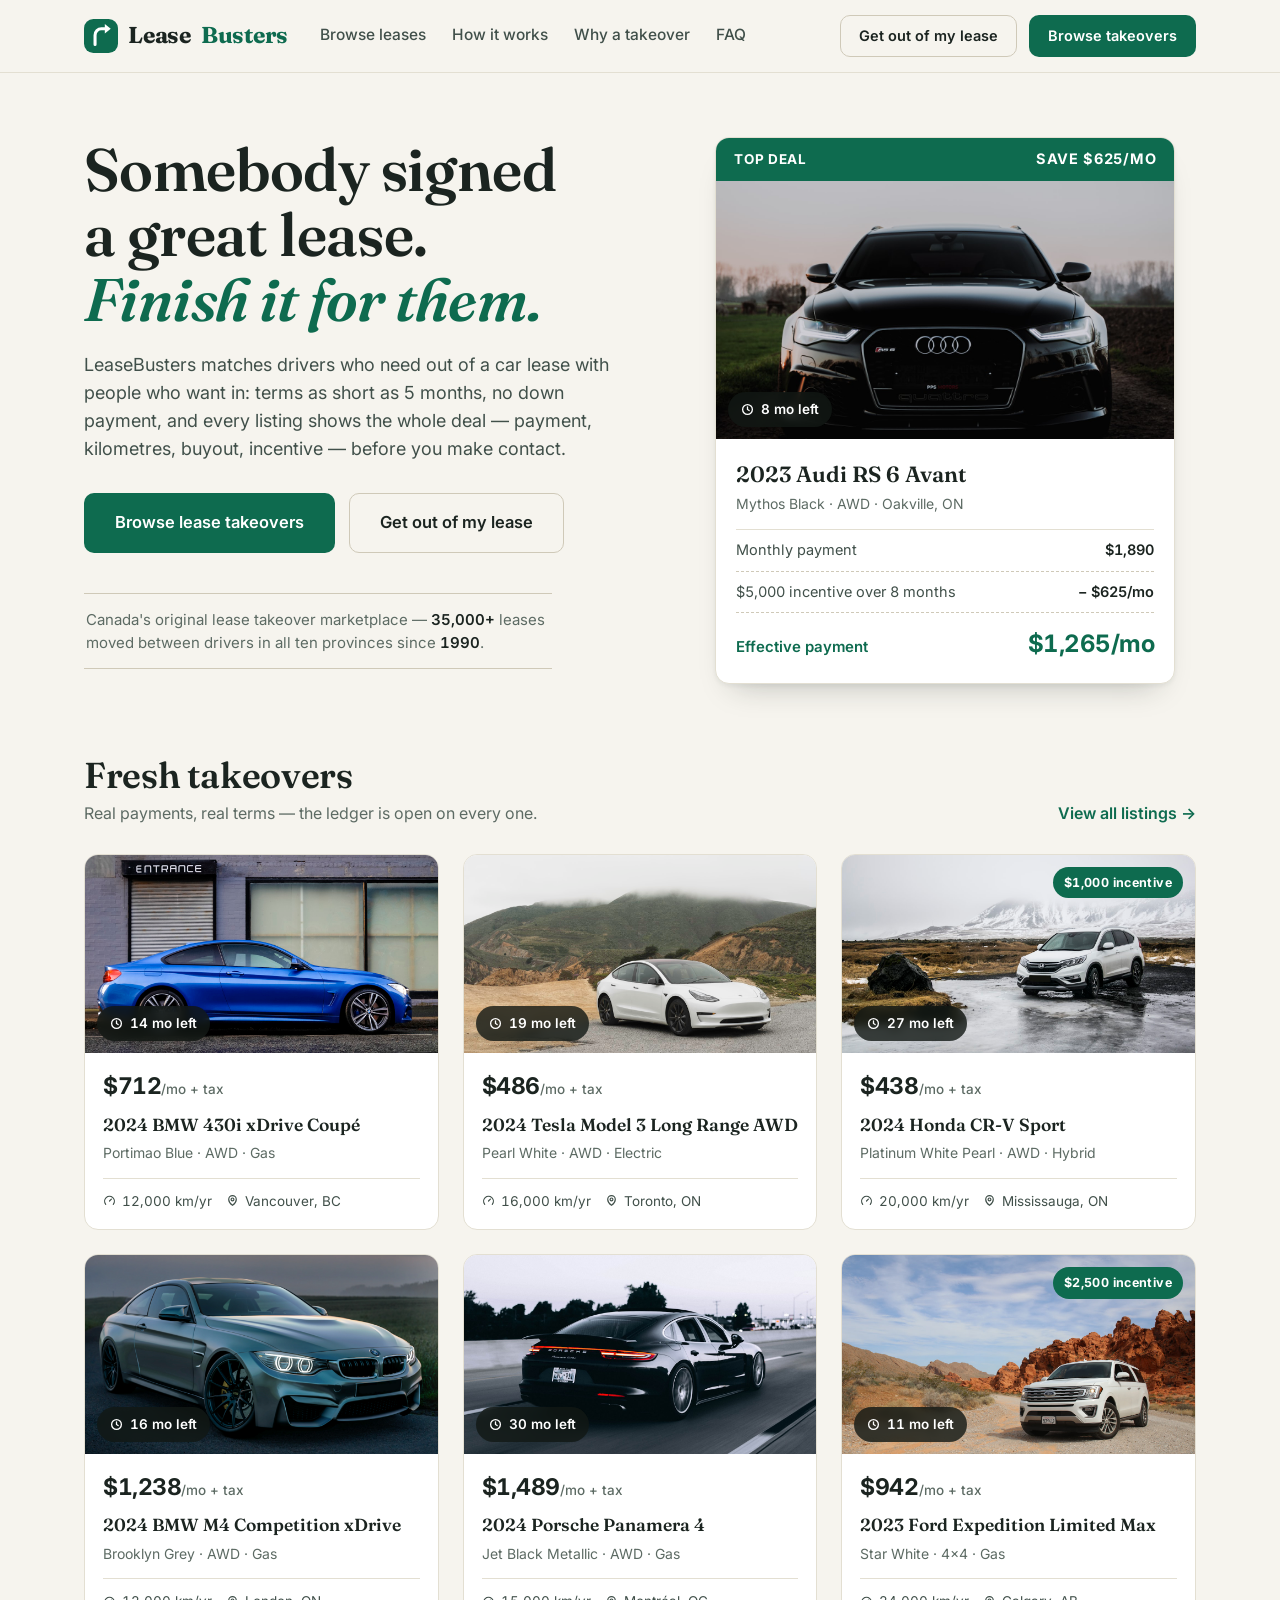
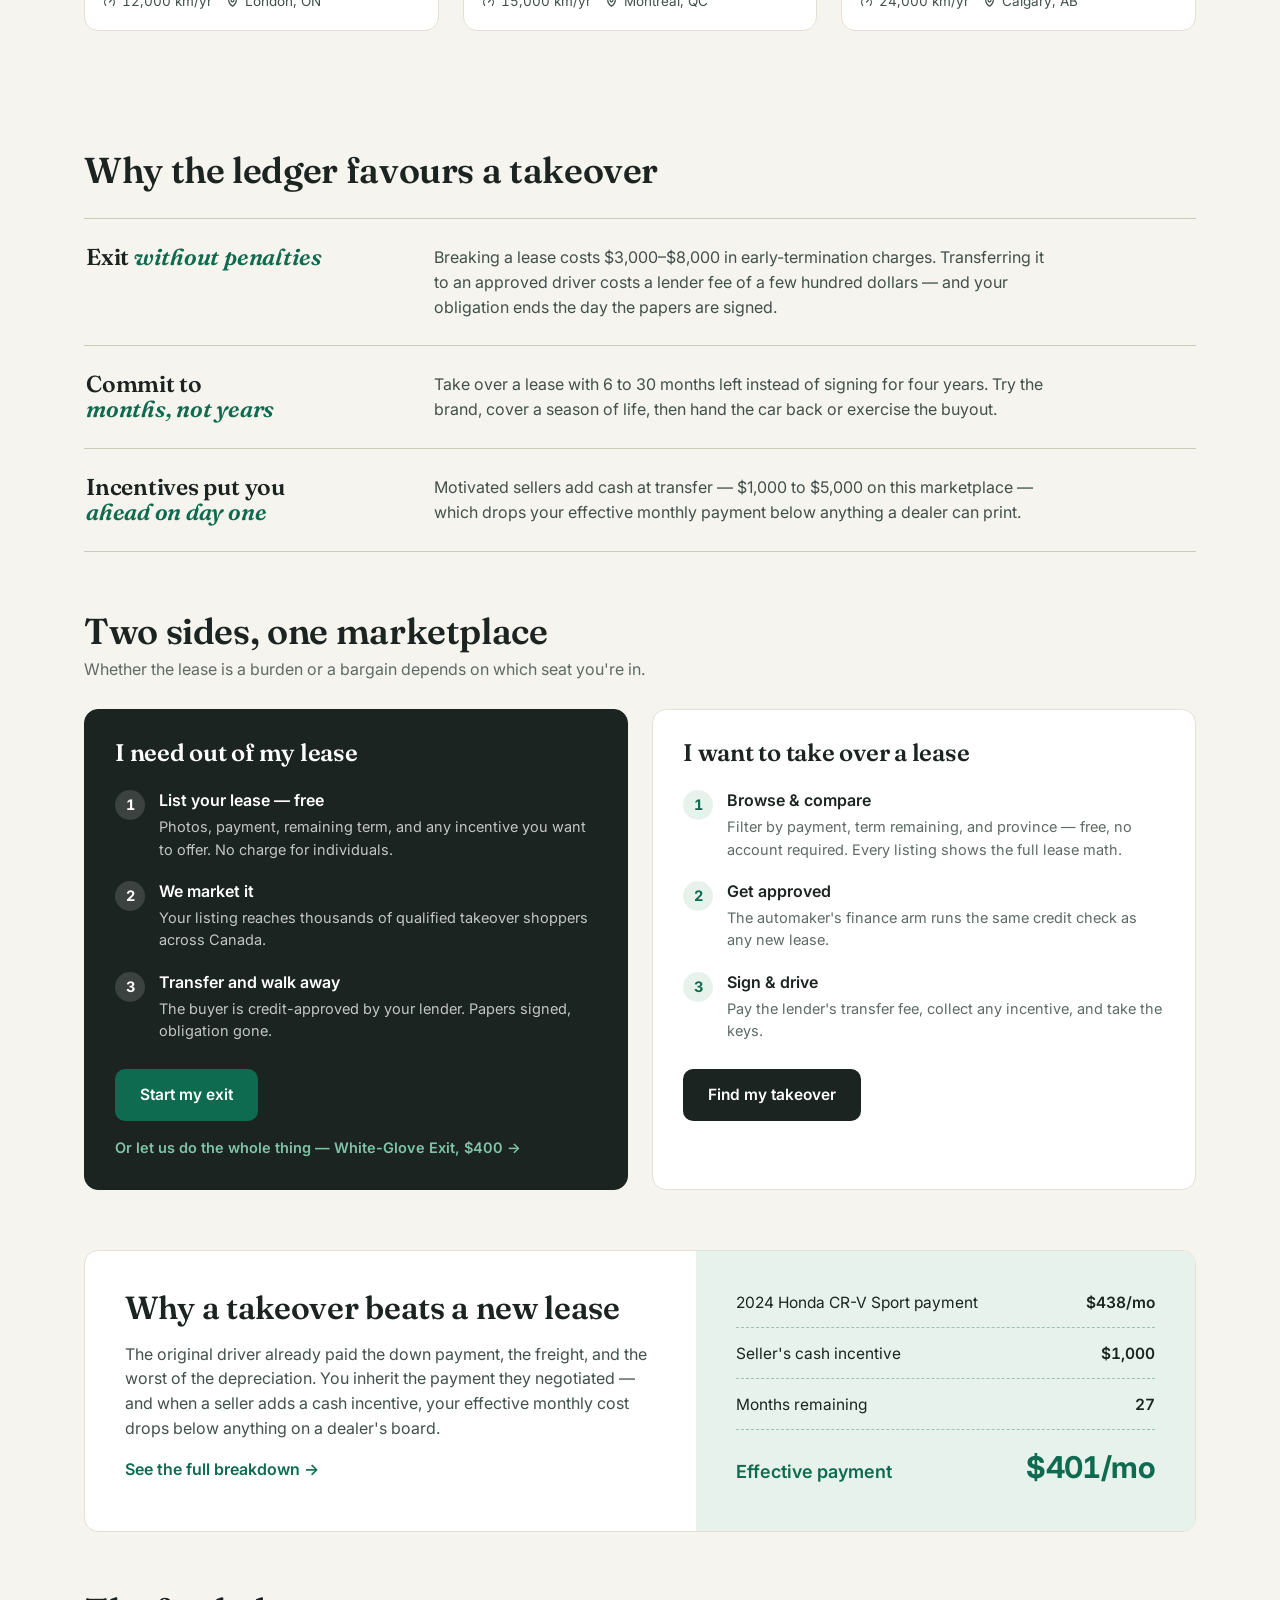
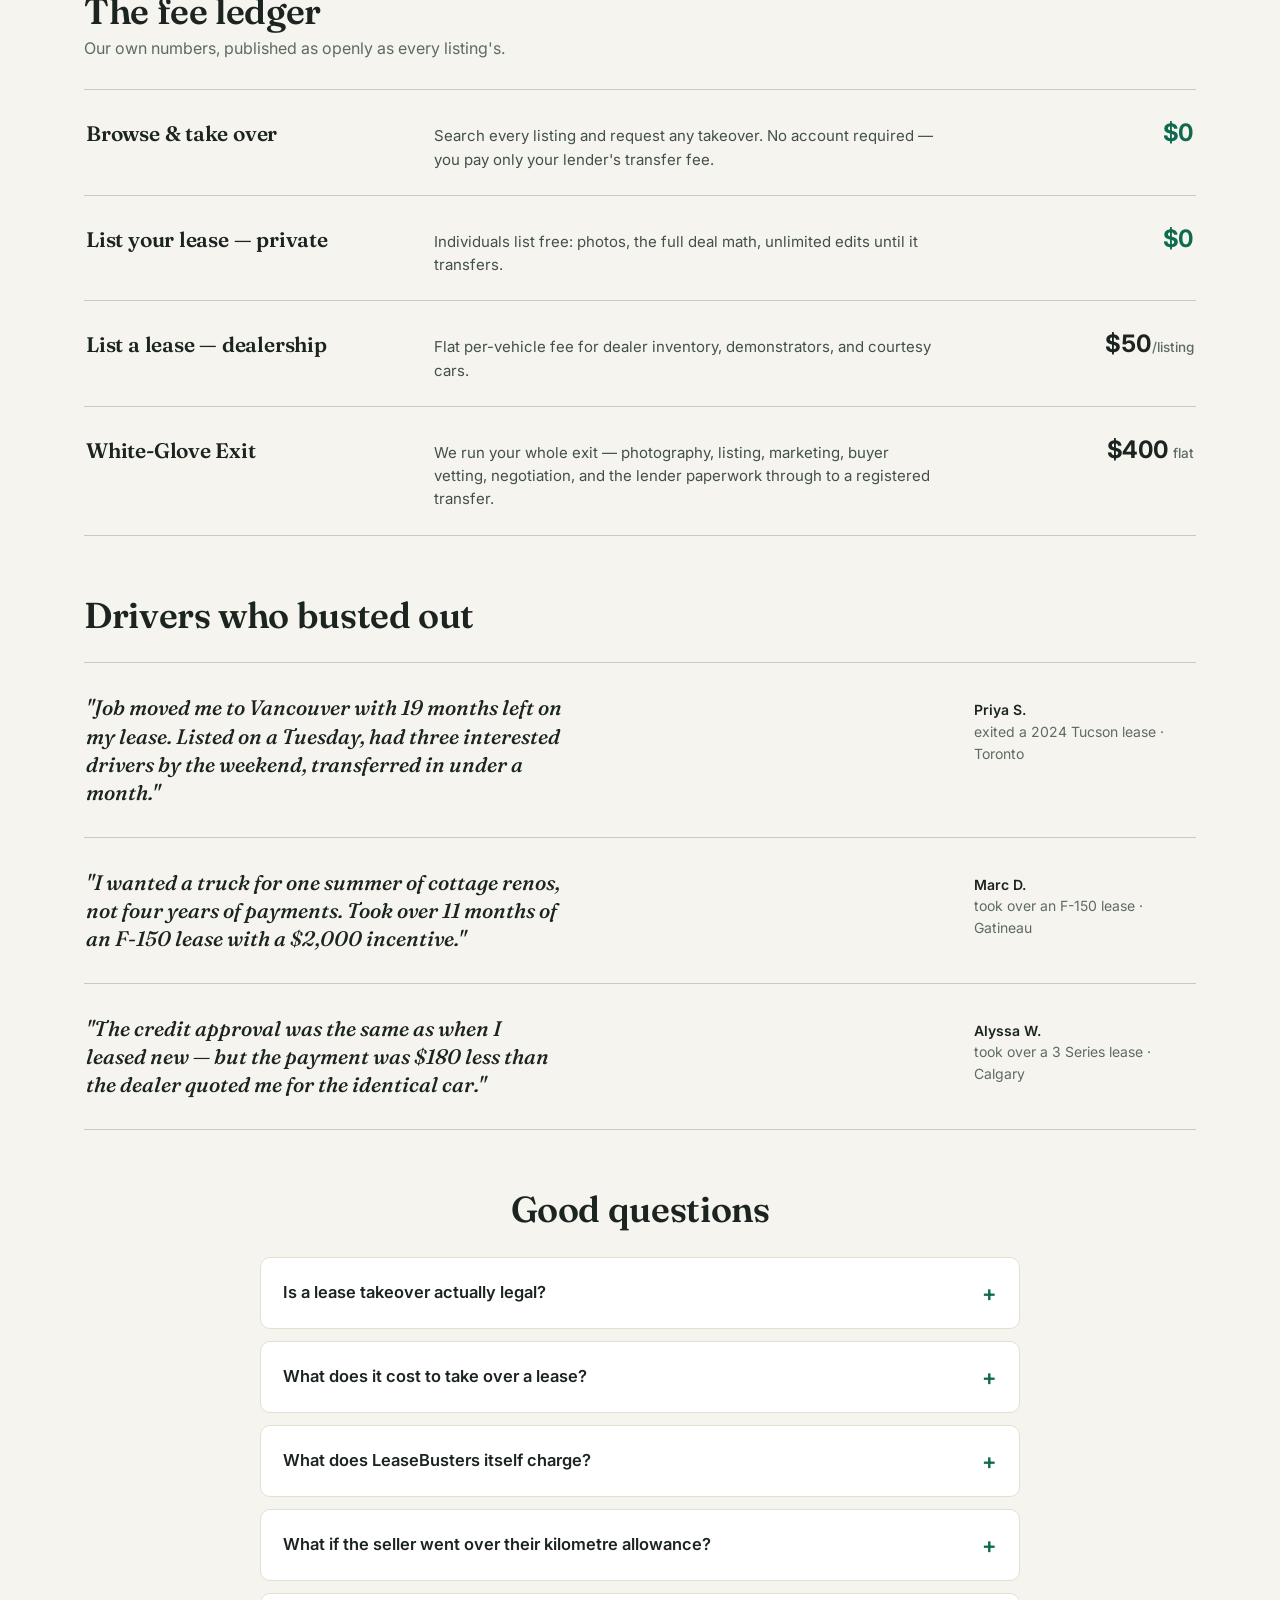
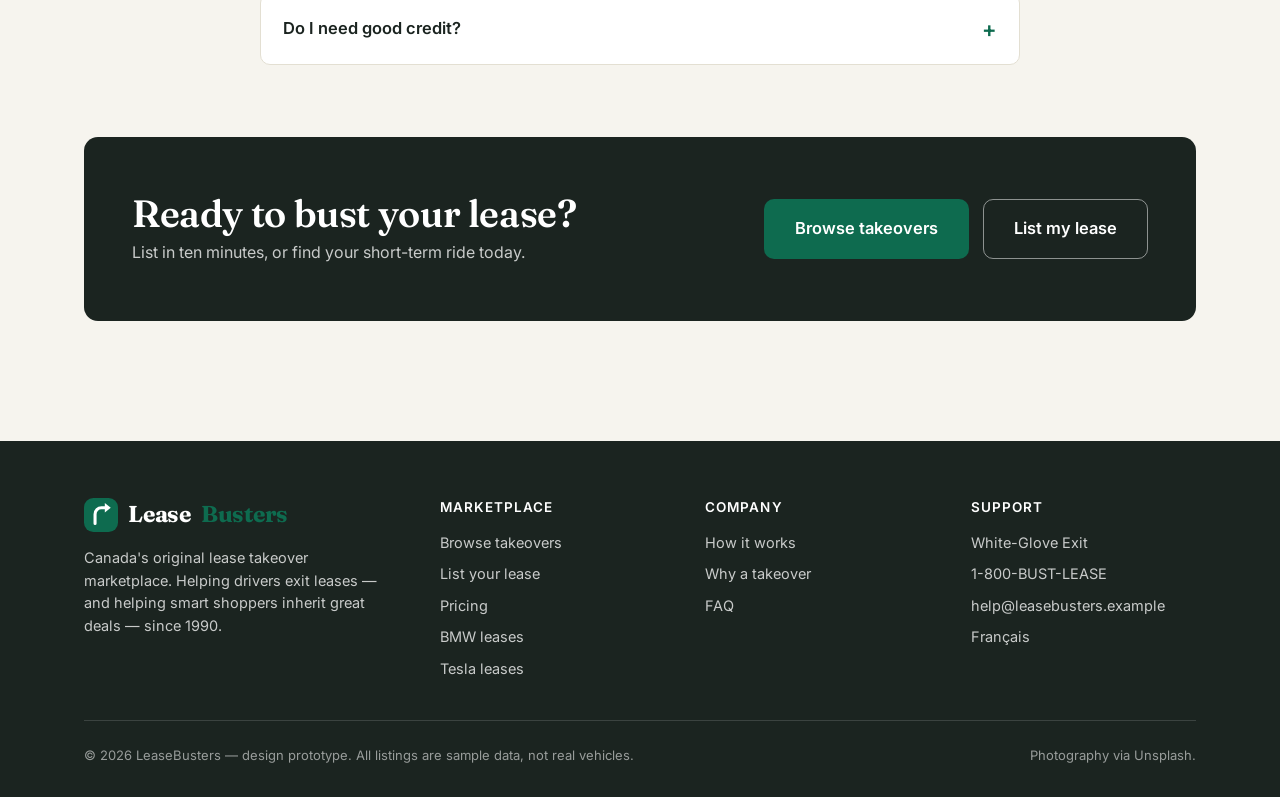
<file: index.html>
<!DOCTYPE html>
<html lang="en-CA">
<head>
  <meta charset="UTF-8">
  <meta name="viewport" content="width=device-width, initial-scale=1.0">
  <title>LeaseBusters — Canada's Original Lease Takeover Marketplace</title>
  <meta name="description" content="Take over a car lease with a short term and a below-market payment, or get out of yours without penalties. Canada's original lease takeover marketplace, since 1990.">
  <link rel="icon" href="favicon.svg" type="image/svg+xml">
  <link rel="preconnect" href="https://fonts.googleapis.com">
  <link rel="preconnect" href="https://fonts.gstatic.com" crossorigin>
  <link href="https://fonts.googleapis.com/css2?family=Fraunces:ital,opsz,wght@0,9..144,500;0,9..144,600;0,9..144,700;1,9..144,500;1,9..144,600&family=Inter:wght@400;500;600;700&display=swap" rel="stylesheet">
  <link rel="stylesheet" href="css/style.css?v=5">
</head>
<body>

<header class="nav">
  <div class="wrap nav-inner">
    <a class="logo" href="index.html">
      <svg class="logo-mark" viewBox="0 0 40 40" aria-hidden="true"><rect width="40" height="40" rx="11" fill="#0E6B4F"/><path d="M13 30V19a7.5 7.5 0 0 1 7.5-7.5H25" stroke="#fff" stroke-width="3.6" fill="none" stroke-linecap="round"/><path d="M24.5 6l7 5.5-7 5.5z" fill="#fff"/></svg>
      Lease<em>Busters</em>
    </a>
    <nav class="nav-links">
      <a href="listings.html">Browse leases</a>
      <a href="how-it-works.html">How it works</a>
      <a href="index.html#why">Why a takeover</a>
      <a href="index.html#faq">FAQ</a>
    </nav>
    <div class="nav-cta">
      <a class="btn btn-ghost btn-sm" href="how-it-works.html#getting-out">Get out of my lease</a>
      <a class="btn btn-primary btn-sm" href="listings.html">Browse takeovers</a>
      <button class="nav-burger" aria-label="Menu">
        <svg width="24" height="24" viewBox="0 0 24 24" stroke="currentColor" stroke-width="2" fill="none" stroke-linecap="round"><path d="M4 7h16M4 12h16M4 17h16"/></svg>
      </button>
    </div>
  </div>
</header>

<section class="hero">
  <div class="wrap hero-grid">
    <div>
      <h1>Somebody signed a great lease.<br><em>Finish it for them.</em></h1>
      <p class="hero-sub">LeaseBusters matches drivers who need out of a car lease with people who want in: terms as short as 5 months, no down payment, and every listing shows the whole deal — payment, kilometres, buyout, incentive — before you make contact.</p>
      <div class="hero-actions">
        <a class="btn btn-primary btn-lg" href="listings.html">Browse lease takeovers</a>
        <a class="btn btn-ghost btn-lg" href="how-it-works.html#getting-out">Get out of my lease</a>
      </div>
      <p class="hero-proof">Canada's original lease takeover marketplace — <b>35,000+</b> leases moved between drivers in all ten provinces since <b>1990</b>.</p>
    </div>
    <div class="hero-visual" id="hero-visual"></div>
  </div>
</section>

<section class="section" style="padding-top:24px">
  <div class="wrap">
    <div class="section-head">
      <div>
        <h2>Fresh takeovers</h2>
        <p>Real payments, real terms — the ledger is open on every one.</p>
      </div>
      <a class="link-arrow" href="listings.html">View all listings →</a>
    </div>
    <div class="grid" id="featured-grid"></div>
  </div>
</section>

<section class="section" id="why">
  <div class="wrap">
    <div class="section-head">
      <div>
        <h2>Why the ledger favours a takeover</h2>
      </div>
    </div>
    <div class="ledger">
      <div class="ledger-row">
        <h3>Exit <em>without penalties</em></h3>
        <p>Breaking a lease costs $3,000–$8,000 in early-termination charges. Transferring it to an approved driver costs a lender fee of a few hundred dollars — and your obligation ends the day the papers are signed.</p>
      </div>
      <div class="ledger-row">
        <h3>Commit to <em>months, not years</em></h3>
        <p>Take over a lease with 6 to 30 months left instead of signing for four years. Try the brand, cover a season of life, then hand the car back or exercise the buyout.</p>
      </div>
      <div class="ledger-row">
        <h3>Incentives put you <em>ahead on day one</em></h3>
        <p>Motivated sellers add cash at transfer — $1,000 to $5,000 on this marketplace — which drops your effective monthly payment below anything a dealer can print.</p>
      </div>
    </div>
  </div>
</section>

<section class="section" style="padding-top:0">
  <div class="wrap">
    <div class="section-head">
      <div>
        <h2>Two sides, one marketplace</h2>
        <p>Whether the lease is a burden or a bargain depends on which seat you're in.</p>
      </div>
    </div>
    <div class="journeys">
      <div class="journey dark" id="getting-out">
        <h3>I need out of my lease</h3>
        <ol class="steps">
          <li class="step"><span class="step-num">1</span><div><b>List your lease — free</b><p>Photos, payment, remaining term, and any incentive you want to offer. No charge for individuals.</p></div></li>
          <li class="step"><span class="step-num">2</span><div><b>We market it</b><p>Your listing reaches thousands of qualified takeover shoppers across Canada.</p></div></li>
          <li class="step"><span class="step-num">3</span><div><b>Transfer and walk away</b><p>The buyer is credit-approved by your lender. Papers signed, obligation gone.</p></div></li>
        </ol>
        <a class="btn btn-primary" href="how-it-works.html#getting-out">Start my exit</a>
        <p style="margin:16px 0 0;font-size:14.5px"><a class="link-arrow" href="how-it-works.html#white-glove" style="color:#7fc4a8">Or let us do the whole thing — White-Glove Exit, $400 →</a></p>
      </div>
      <div class="journey">
        <h3>I want to take over a lease</h3>
        <ol class="steps">
          <li class="step"><span class="step-num">1</span><div><b>Browse &amp; compare</b><p>Filter by payment, term remaining, and province — free, no account required. Every listing shows the full lease math.</p></div></li>
          <li class="step"><span class="step-num">2</span><div><b>Get approved</b><p>The automaker's finance arm runs the same credit check as any new lease.</p></div></li>
          <li class="step"><span class="step-num">3</span><div><b>Sign &amp; drive</b><p>Pay the lender's transfer fee, collect any incentive, and take the keys.</p></div></li>
        </ol>
        <a class="btn btn-dark" href="listings.html">Find my takeover</a>
      </div>
    </div>
  </div>
</section>

<section class="section" style="padding-top:0">
  <div class="wrap">
    <div class="math-band">
      <div class="math-copy">
        <h2>Why a takeover beats a new lease</h2>
        <p>The original driver already paid the down payment, the freight, and the worst of the depreciation. You inherit the payment they negotiated — and when a seller adds a cash incentive, your effective monthly cost drops below anything on a dealer's board.</p>
        <p style="margin-bottom:0"><a class="link-arrow" href="how-it-works.html">See the full breakdown →</a></p>
      </div>
      <div class="math-card">
        <div class="math-row"><span>2024 Honda CR-V Sport payment</span><b>$438/mo</b></div>
        <div class="math-row"><span>Seller's cash incentive</span><b>$1,000</b></div>
        <div class="math-row"><span>Months remaining</span><b>27</b></div>
        <div class="math-total"><span>Effective payment</span><b>$401/mo</b></div>
      </div>
    </div>
  </div>
</section>

<section class="section" id="pricing" style="padding-top:0">
  <div class="wrap">
    <div class="section-head">
      <div>
        <h2>The fee ledger</h2>
        <p>Our own numbers, published as openly as every listing's.</p>
      </div>
    </div>
    <div class="ledger">
      <div class="fee-row">
        <h3>Browse &amp; take over</h3>
        <p>Search every listing and request any takeover. No account required — you pay only your lender's transfer fee.</p>
        <span class="fee free">$0</span>
      </div>
      <div class="fee-row">
        <h3>List your lease — private</h3>
        <p>Individuals list free: photos, the full deal math, unlimited edits until it transfers.</p>
        <span class="fee free">$0</span>
      </div>
      <div class="fee-row">
        <h3>List a lease — dealership</h3>
        <p>Flat per-vehicle fee for dealer inventory, demonstrators, and courtesy cars.</p>
        <span class="fee">$50<small>/listing</small></span>
      </div>
      <div class="fee-row">
        <h3>White-Glove Exit</h3>
        <p>We run your whole exit — photography, listing, marketing, buyer vetting, negotiation, and the lender paperwork through to a registered transfer.</p>
        <span class="fee">$400<small> flat</small></span>
      </div>
    </div>
  </div>
</section>

<section class="section" style="padding-top:0">
  <div class="wrap">
    <div class="section-head">
      <div>
        <h2>Drivers who busted out</h2>
      </div>
    </div>
    <div class="quotes">
      <div class="quote">
        <p>"Job moved me to Vancouver with 19 months left on my lease. Listed on a Tuesday, had three interested drivers by the weekend, transferred in under a month."</p>
        <span class="quote-who"><b>Priya S.</b> exited a 2024 Tucson lease · Toronto</span>
      </div>
      <div class="quote">
        <p>"I wanted a truck for one summer of cottage renos, not four years of payments. Took over 11 months of an F-150 lease with a $2,000 incentive."</p>
        <span class="quote-who"><b>Marc D.</b> took over an F-150 lease · Gatineau</span>
      </div>
      <div class="quote">
        <p>"The credit approval was the same as when I leased new — but the payment was $180 less than the dealer quoted me for the identical car."</p>
        <span class="quote-who"><b>Alyssa W.</b> took over a 3 Series lease · Calgary</span>
      </div>
    </div>
  </div>
</section>

<section class="section" id="faq" style="padding-top:0">
  <div class="wrap">
    <div class="section-head" style="justify-content:center;text-align:center">
      <div style="width:100%">
        <h2>Good questions</h2>
      </div>
    </div>
    <div class="faq">
      <details>
        <summary>Is a lease takeover actually legal?</summary>
        <p>Yes. Most Canadian lease contracts explicitly allow transfers, subject to the lender's approval of the new driver. The automaker's finance arm processes the paperwork and the new driver assumes the contract on its original terms.</p>
      </details>
      <details>
        <summary>What does it cost to take over a lease?</summary>
        <p>LeaseBusters charges you nothing — browsing and taking over are free, no account required. You pay only the lender's transfer fee (usually $395–$650) plus licensing and insurance. No down payment, no freight and PDI, no dealer fees. If the seller offers a cash incentive, you come out ahead on day one.</p>
      </details>
      <details>
        <summary>What does LeaseBusters itself charge?</summary>
        <p>Browsing and taking over: free. Listing your lease as an individual: free. Dealerships pay $50 per listing, and sellers who want everything handled for them can book the $400 White-Glove Exit — we run the listing, the marketing, and the lender paperwork end to end. The full fee ledger is published right on this page.</p>
      </details>
      <details>
        <summary>What if the seller went over their kilometre allowance?</summary>
        <p>Every listing shows the odometer against the pro-rated allowance, so you know before you commit. Sellers who are over pace usually offset it with a cash incentive — and you can negotiate.</p>
      </details>
      <details>
        <summary>Do I need good credit?</summary>
        <p>You'll be approved by the same finance company that approved the original lease, with the same criteria they'd use for a new one. If you'd qualify at the dealership, you'll qualify here.</p>
      </details>
    </div>
  </div>
</section>

<section class="section" style="padding-top:0">
  <div class="wrap">
    <div class="cta-band">
      <div>
        <h2>Ready to bust your lease?</h2>
        <p>List in ten minutes, or find your short-term ride today.</p>
      </div>
      <div style="display:flex;gap:14px;flex-wrap:wrap">
        <a class="btn btn-primary btn-lg" href="listings.html">Browse takeovers</a>
        <a class="btn btn-lg" style="border-color:rgba(255,255,255,.5);color:#fff" href="how-it-works.html#getting-out">List my lease</a>
      </div>
    </div>
  </div>
</section>

<footer>
  <div class="wrap">
    <div class="footer-grid">
      <div>
        <a class="logo" href="index.html">
          <svg class="logo-mark" viewBox="0 0 40 40" aria-hidden="true"><rect width="40" height="40" rx="11" fill="#0E6B4F"/><path d="M13 30V19a7.5 7.5 0 0 1 7.5-7.5H25" stroke="#fff" stroke-width="3.6" fill="none" stroke-linecap="round"/><path d="M24.5 6l7 5.5-7 5.5z" fill="#fff"/></svg>
          Lease<em>Busters</em>
        </a>
        <p>Canada's original lease takeover marketplace. Helping drivers exit leases — and helping smart shoppers inherit great deals — since 1990.</p>
      </div>
      <div>
        <h4>Marketplace</h4>
        <ul>
          <li><a href="listings.html">Browse takeovers</a></li>
          <li><a href="how-it-works.html#getting-out">List your lease</a></li>
          <li><a href="index.html#pricing">Pricing</a></li>
          <li><a href="listings.html?make=BMW">BMW leases</a></li>
          <li><a href="listings.html?make=Tesla">Tesla leases</a></li>
        </ul>
      </div>
      <div>
        <h4>Company</h4>
        <ul>
          <li><a href="how-it-works.html">How it works</a></li>
          <li><a href="index.html#why">Why a takeover</a></li>
          <li><a href="index.html#faq">FAQ</a></li>
        </ul>
      </div>
      <div>
        <h4>Support</h4>
        <ul>
          <li><a href="how-it-works.html#white-glove">White-Glove Exit</a></li>
          <li><a href="#">1-800-BUST-LEASE</a></li>
          <li><a href="#">help@leasebusters.example</a></li>
          <li><a href="#">Français</a></li>
        </ul>
      </div>
    </div>
    <div class="footer-note">
      <span>© <span id="year"></span> LeaseBusters — design prototype. All listings are sample data, not real vehicles.</span>
      <span>Photography via Unsplash.</span>
    </div>
  </div>
</footer>

<script src="js/data.js?v=5"></script>
<script src="js/app.js?v=5"></script>
</body>
</html>
</file>
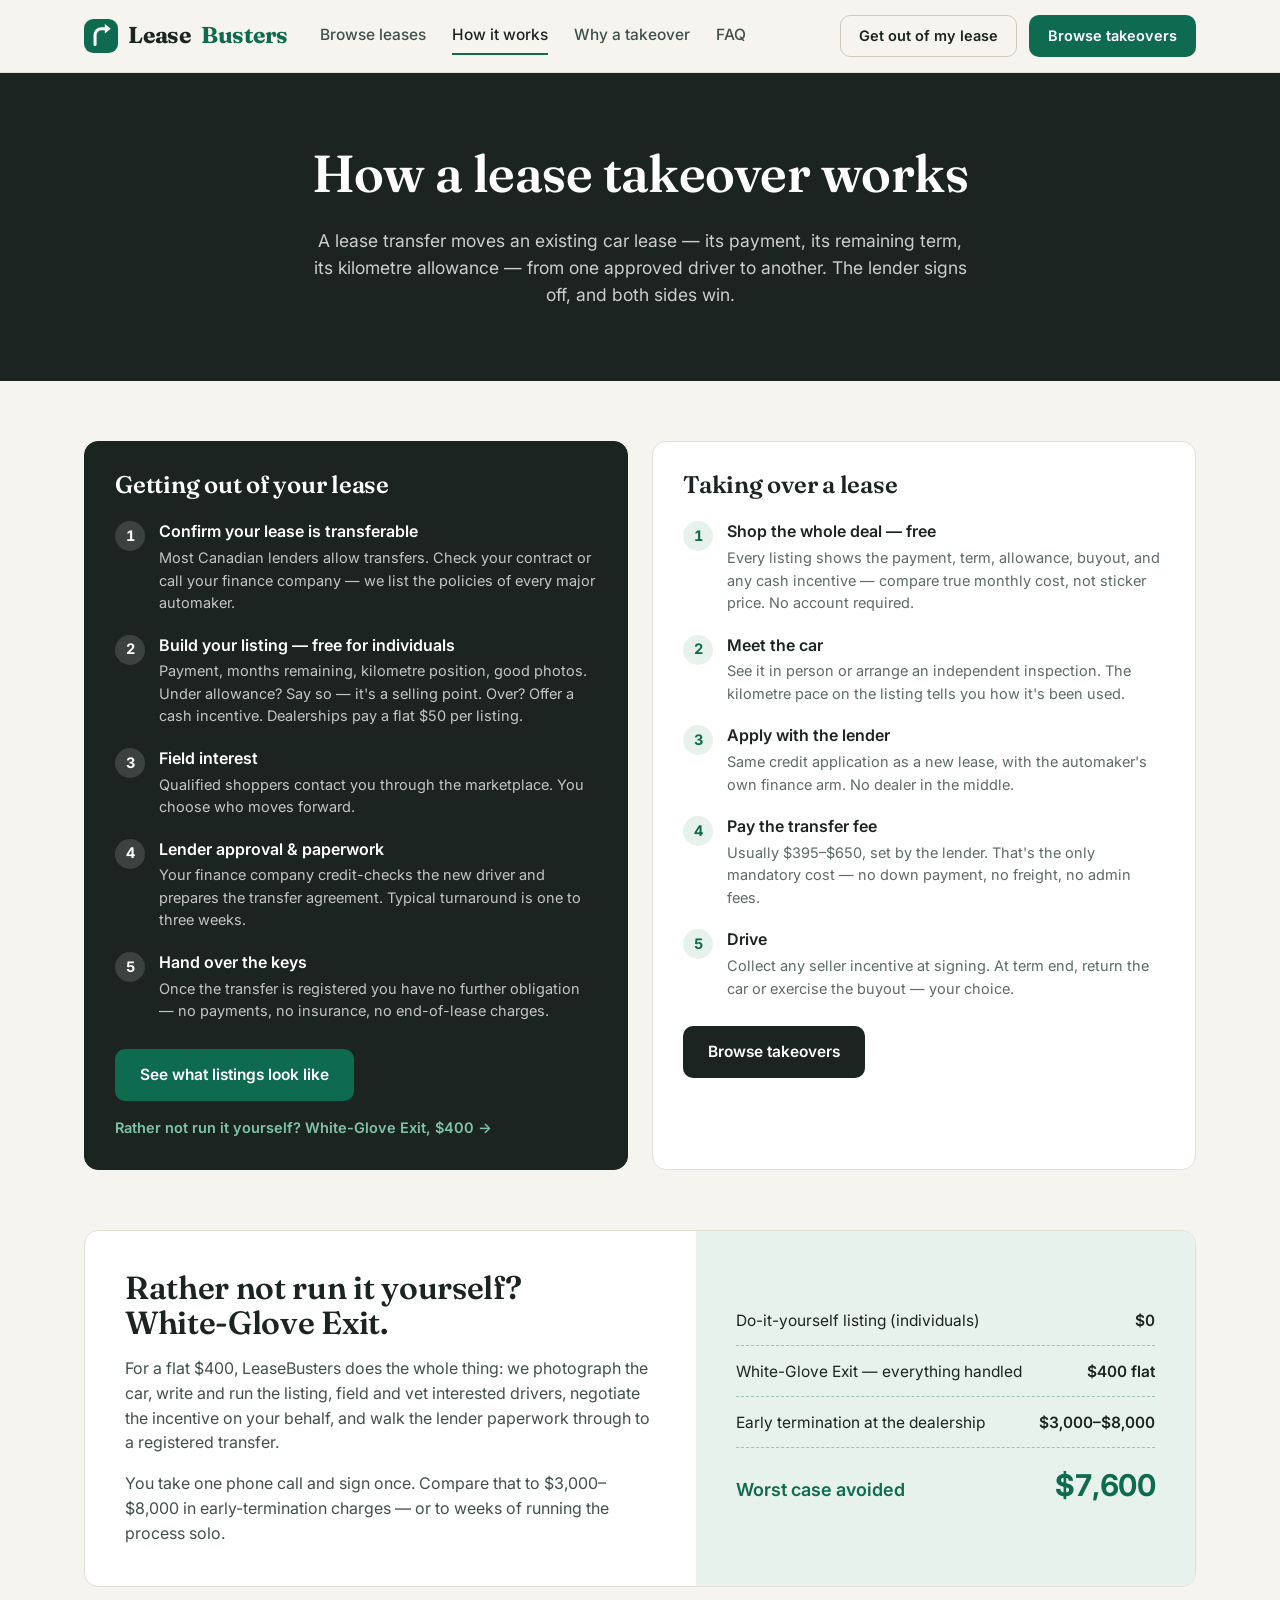
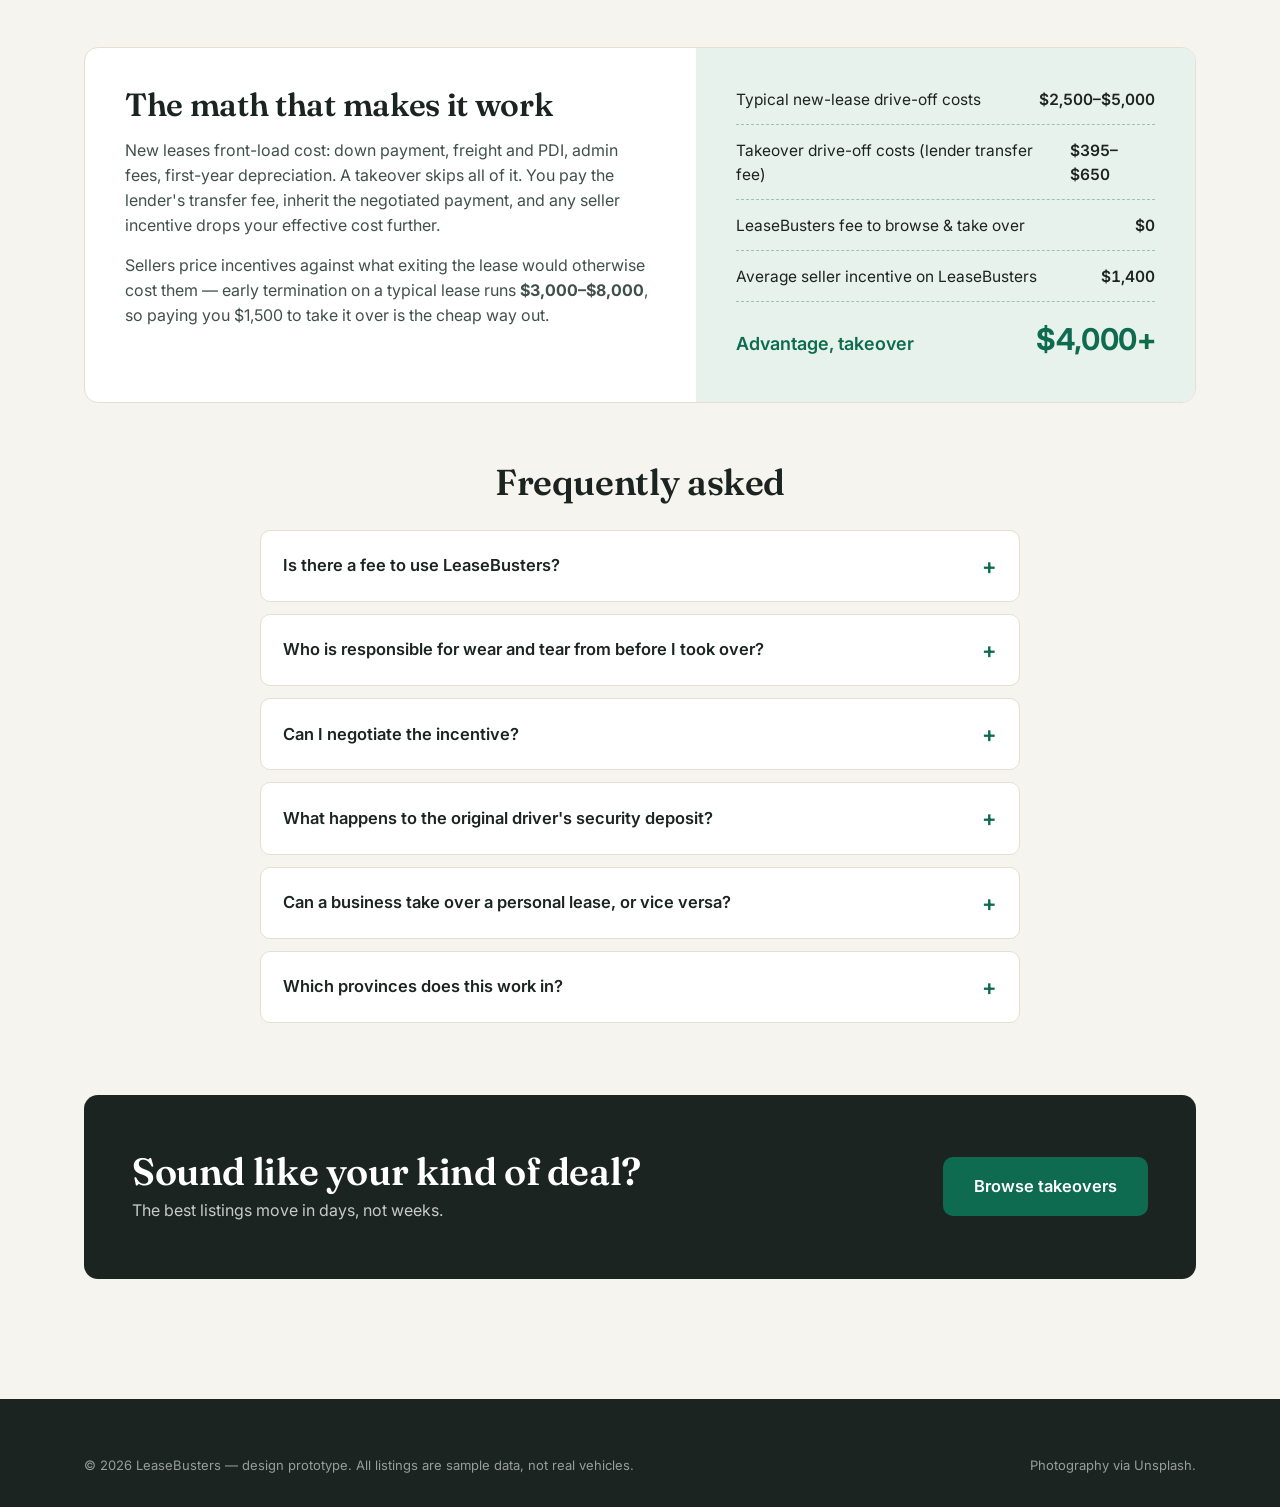
<file: how-it-works.html>
<!DOCTYPE html>
<html lang="en-CA">
<head>
  <meta charset="UTF-8">
  <meta name="viewport" content="width=device-width, initial-scale=1.0">
  <title>How Lease Takeovers Work — LeaseBusters</title>
  <meta name="description" content="How a Canadian car lease transfer works, step by step — for drivers exiting a lease and for shoppers taking one over. Fees, credit approval, and kilometre math explained.">
  <link rel="icon" href="favicon.svg" type="image/svg+xml">
  <link rel="preconnect" href="https://fonts.googleapis.com">
  <link rel="preconnect" href="https://fonts.gstatic.com" crossorigin>
  <link href="https://fonts.googleapis.com/css2?family=Fraunces:ital,opsz,wght@0,9..144,500;0,9..144,600;0,9..144,700;1,9..144,500;1,9..144,600&family=Inter:wght@400;500;600;700&display=swap" rel="stylesheet">
  <link rel="stylesheet" href="css/style.css?v=5">
</head>
<body>

<header class="nav">
  <div class="wrap nav-inner">
    <a class="logo" href="index.html">
      <svg class="logo-mark" viewBox="0 0 40 40" aria-hidden="true"><rect width="40" height="40" rx="11" fill="#0E6B4F"/><path d="M13 30V19a7.5 7.5 0 0 1 7.5-7.5H25" stroke="#fff" stroke-width="3.6" fill="none" stroke-linecap="round"/><path d="M24.5 6l7 5.5-7 5.5z" fill="#fff"/></svg>
      Lease<em>Busters</em>
    </a>
    <nav class="nav-links">
      <a href="listings.html">Browse leases</a>
      <a href="how-it-works.html" class="active">How it works</a>
      <a href="index.html#why">Why a takeover</a>
      <a href="index.html#faq">FAQ</a>
    </nav>
    <div class="nav-cta">
      <a class="btn btn-ghost btn-sm" href="#getting-out">Get out of my lease</a>
      <a class="btn btn-primary btn-sm" href="listings.html">Browse takeovers</a>
      <button class="nav-burger" aria-label="Menu">
        <svg width="24" height="24" viewBox="0 0 24 24" stroke="currentColor" stroke-width="2" fill="none" stroke-linecap="round"><path d="M4 7h16M4 12h16M4 17h16"/></svg>
      </button>
    </div>
  </div>
</header>

<section class="page-hero">
  <div class="wrap">
    <h1>How a lease takeover works</h1>
    <p>A lease transfer moves an existing car lease — its payment, its remaining term, its kilometre allowance — from one approved driver to another. The lender signs off, and both sides win.</p>
  </div>
</section>

<section class="section">
  <div class="wrap">
    <div class="journeys">
      <div class="journey dark" id="getting-out">
        <h3>Getting out of your lease</h3>
        <ol class="steps">
          <li class="step"><span class="step-num">1</span><div><b>Confirm your lease is transferable</b><p>Most Canadian lenders allow transfers. Check your contract or call your finance company — we list the policies of every major automaker.</p></div></li>
          <li class="step"><span class="step-num">2</span><div><b>Build your listing — free for individuals</b><p>Payment, months remaining, kilometre position, good photos. Under allowance? Say so — it's a selling point. Over? Offer a cash incentive. Dealerships pay a flat $50 per listing.</p></div></li>
          <li class="step"><span class="step-num">3</span><div><b>Field interest</b><p>Qualified shoppers contact you through the marketplace. You choose who moves forward.</p></div></li>
          <li class="step"><span class="step-num">4</span><div><b>Lender approval &amp; paperwork</b><p>Your finance company credit-checks the new driver and prepares the transfer agreement. Typical turnaround is one to three weeks.</p></div></li>
          <li class="step"><span class="step-num">5</span><div><b>Hand over the keys</b><p>Once the transfer is registered you have no further obligation — no payments, no insurance, no end-of-lease charges.</p></div></li>
        </ol>
        <a class="btn btn-primary" href="listings.html">See what listings look like</a>
        <p style="margin:16px 0 0;font-size:14.5px"><a class="link-arrow" href="#white-glove" style="color:#7fc4a8">Rather not run it yourself? White-Glove Exit, $400 →</a></p>
      </div>

      <div class="journey">
        <h3>Taking over a lease</h3>
        <ol class="steps">
          <li class="step"><span class="step-num">1</span><div><b>Shop the whole deal — free</b><p>Every listing shows the payment, term, allowance, buyout, and any cash incentive — compare true monthly cost, not sticker price. No account required.</p></div></li>
          <li class="step"><span class="step-num">2</span><div><b>Meet the car</b><p>See it in person or arrange an independent inspection. The kilometre pace on the listing tells you how it's been used.</p></div></li>
          <li class="step"><span class="step-num">3</span><div><b>Apply with the lender</b><p>Same credit application as a new lease, with the automaker's own finance arm. No dealer in the middle.</p></div></li>
          <li class="step"><span class="step-num">4</span><div><b>Pay the transfer fee</b><p>Usually $395–$650, set by the lender. That's the only mandatory cost — no down payment, no freight, no admin fees.</p></div></li>
          <li class="step"><span class="step-num">5</span><div><b>Drive</b><p>Collect any seller incentive at signing. At term end, return the car or exercise the buyout — your choice.</p></div></li>
        </ol>
        <a class="btn btn-dark" href="listings.html">Browse takeovers</a>
      </div>
    </div>
  </div>
</section>

<section class="section" id="white-glove" style="padding-top:0">
  <div class="wrap">
    <div class="math-band">
      <div class="math-copy">
        <h2>Rather not run it yourself? White-Glove Exit.</h2>
        <p>For a flat $400, LeaseBusters does the whole thing: we photograph the car, write and run the listing, field and vet interested drivers, negotiate the incentive on your behalf, and walk the lender paperwork through to a registered transfer.</p>
        <p style="margin-bottom:0">You take one phone call and sign once. Compare that to $3,000–$8,000 in early-termination charges — or to weeks of running the process solo.</p>
      </div>
      <div class="math-card">
        <div class="math-row"><span>Do-it-yourself listing (individuals)</span><b>$0</b></div>
        <div class="math-row"><span>White-Glove Exit — everything handled</span><b>$400 flat</b></div>
        <div class="math-row"><span>Early termination at the dealership</span><b>$3,000–$8,000</b></div>
        <div class="math-total"><span>Worst case avoided</span><b>$7,600</b></div>
      </div>
    </div>
  </div>
</section>

<section class="section" style="padding-top:0">
  <div class="wrap">
    <div class="math-band">
      <div class="math-copy">
        <h2>The math that makes it work</h2>
        <p>New leases front-load cost: down payment, freight and PDI, admin fees, first-year depreciation. A takeover skips all of it. You pay the lender's transfer fee, inherit the negotiated payment, and any seller incentive drops your effective cost further.</p>
        <p style="margin-bottom:0">Sellers price incentives against what exiting the lease would otherwise cost them — early termination on a typical lease runs <b>$3,000–$8,000</b>, so paying you $1,500 to take it over is the cheap way out.</p>
      </div>
      <div class="math-card">
        <div class="math-row"><span>Typical new-lease drive-off costs</span><b>$2,500–$5,000</b></div>
        <div class="math-row"><span>Takeover drive-off costs (lender transfer fee)</span><b>$395–$650</b></div>
        <div class="math-row"><span>LeaseBusters fee to browse &amp; take over</span><b>$0</b></div>
        <div class="math-row"><span>Average seller incentive on LeaseBusters</span><b>$1,400</b></div>
        <div class="math-total"><span>Advantage, takeover</span><b>$4,000+</b></div>
      </div>
    </div>
  </div>
</section>

<section class="section" style="padding-top:0">
  <div class="wrap">
    <div class="section-head" style="justify-content:center;text-align:center">
      <div style="width:100%"><h2>Frequently asked</h2></div>
    </div>
    <div class="faq">
      <details>
        <summary>Is there a fee to use LeaseBusters?</summary>
        <p>Browsing and taking over a lease are free, with no account required — you pay only your lender's transfer fee. Listing is free for individuals; dealerships pay $50 per listing. Sellers who want the whole exit handled can book the $400 White-Glove Exit.</p>
      </details>
      <details>
        <summary>Who is responsible for wear and tear from before I took over?</summary>
        <p>The lender's end-of-term inspection doesn't distinguish between drivers — which is why you inspect the car before committing. Document existing damage, and factor it into the incentive you negotiate. Some lenders offer a pre-transfer inspection for exactly this reason.</p>
      </details>
      <details>
        <summary>Can I negotiate the incentive?</summary>
        <p>Absolutely. The incentive is a private arrangement between you and the seller — the lender isn't involved. Sellers under time pressure are often flexible.</p>
      </details>
      <details>
        <summary>What happens to the original driver's security deposit?</summary>
        <p>It varies by lender: some refund it to the original lessee at transfer, others carry it through to term end. It's spelled out in the transfer agreement before anyone signs.</p>
      </details>
      <details>
        <summary>Can a business take over a personal lease, or vice versa?</summary>
        <p>Most lenders allow it with the appropriate credit application. Businesses often use takeovers to cover short-term vehicle needs without committing to a full term.</p>
      </details>
      <details>
        <summary>Which provinces does this work in?</summary>
        <p>Lease transfers work across Canada. The car's registration moves to your province like any used-vehicle move, and insurance is arranged in your name before the handover.</p>
      </details>
    </div>
  </div>
</section>

<section class="section" style="padding-top:0">
  <div class="wrap">
    <div class="cta-band">
      <div>
        <h2>Sound like your kind of deal?</h2>
        <p>The best listings move in days, not weeks.</p>
      </div>
      <div style="display:flex;gap:14px;flex-wrap:wrap">
        <a class="btn btn-primary btn-lg" href="listings.html">Browse takeovers</a>
      </div>
    </div>
  </div>
</section>

<footer>
  <div class="wrap">
    <div class="footer-note" style="border-top:none;padding-top:0">
      <span>© <span id="year"></span> LeaseBusters — design prototype. All listings are sample data, not real vehicles.</span>
      <span>Photography via Unsplash.</span>
    </div>
  </div>
</footer>

<script src="js/data.js?v=5"></script>
<script src="js/app.js?v=5"></script>
</body>
</html>
</file>
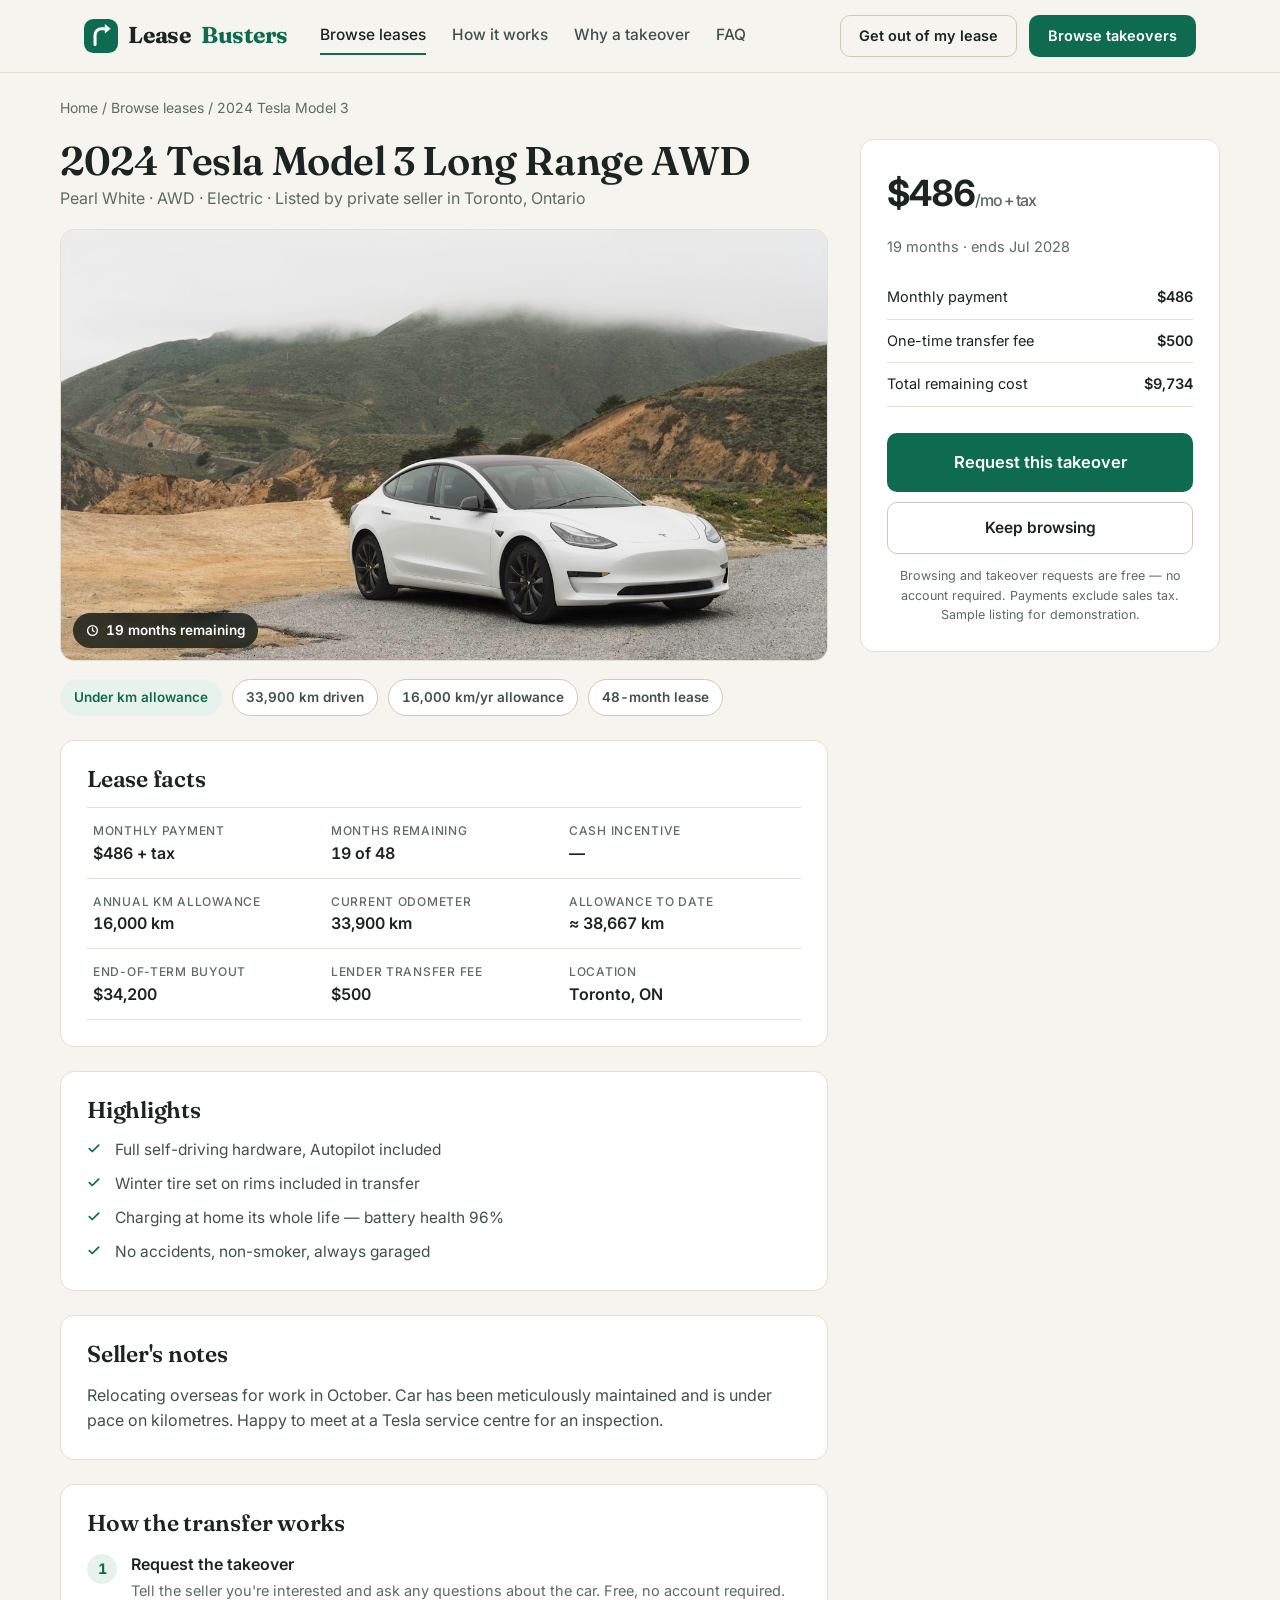
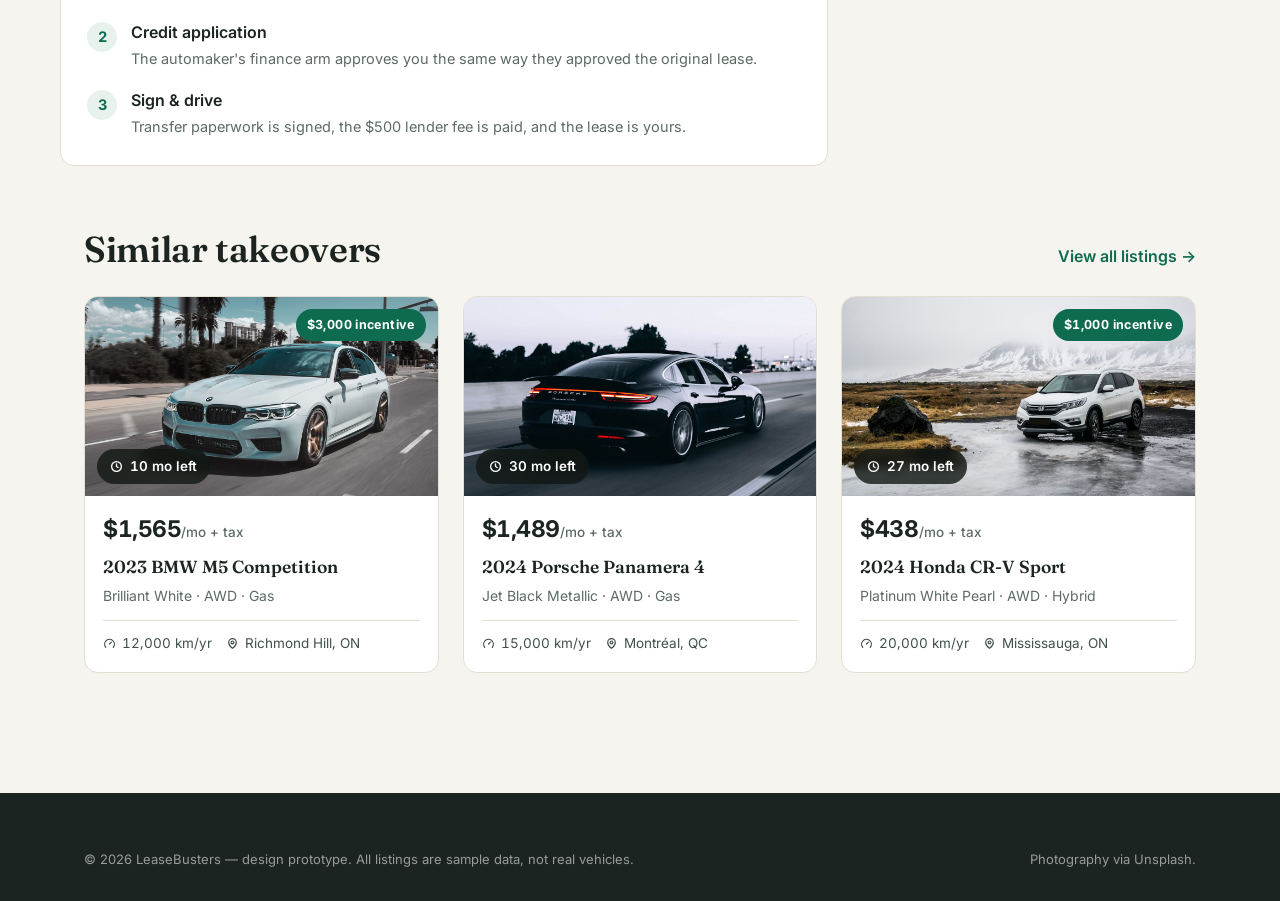
<file: listing.html>
<!DOCTYPE html>
<html lang="en-CA">
<head>
  <meta charset="UTF-8">
  <meta name="viewport" content="width=device-width, initial-scale=1.0">
  <title>Lease Takeover — LeaseBusters</title>
  <meta name="description" content="Full lease takeover details: payment, remaining term, kilometre position, buyout, and transfer costs.">
  <link rel="icon" href="favicon.svg" type="image/svg+xml">
  <link rel="preconnect" href="https://fonts.googleapis.com">
  <link rel="preconnect" href="https://fonts.gstatic.com" crossorigin>
  <link href="https://fonts.googleapis.com/css2?family=Fraunces:ital,opsz,wght@0,9..144,500;0,9..144,600;0,9..144,700;1,9..144,500;1,9..144,600&family=Inter:wght@400;500;600;700&display=swap" rel="stylesheet">
  <link rel="stylesheet" href="css/style.css?v=5">
</head>
<body>

<header class="nav">
  <div class="wrap nav-inner">
    <a class="logo" href="index.html">
      <svg class="logo-mark" viewBox="0 0 40 40" aria-hidden="true"><rect width="40" height="40" rx="11" fill="#0E6B4F"/><path d="M13 30V19a7.5 7.5 0 0 1 7.5-7.5H25" stroke="#fff" stroke-width="3.6" fill="none" stroke-linecap="round"/><path d="M24.5 6l7 5.5-7 5.5z" fill="#fff"/></svg>
      Lease<em>Busters</em>
    </a>
    <nav class="nav-links">
      <a href="listings.html" class="active">Browse leases</a>
      <a href="how-it-works.html">How it works</a>
      <a href="index.html#why">Why a takeover</a>
      <a href="index.html#faq">FAQ</a>
    </nav>
    <div class="nav-cta">
      <a class="btn btn-ghost btn-sm" href="how-it-works.html#getting-out">Get out of my lease</a>
      <a class="btn btn-primary btn-sm" href="listings.html">Browse takeovers</a>
      <button class="nav-burger" aria-label="Menu">
        <svg width="24" height="24" viewBox="0 0 24 24" stroke="currentColor" stroke-width="2" fill="none" stroke-linecap="round"><path d="M4 7h16M4 12h16M4 17h16"/></svg>
      </button>
    </div>
  </div>
</header>

<div class="wrap crumbs">
  <a href="index.html">Home</a> / <a href="listings.html">Browse leases</a> / <span id="crumb-current"></span>
</div>

<div class="wrap detail" id="detail-root"></div>

<section class="section" style="padding-top:0">
  <div class="wrap">
    <div class="section-head">
      <div>
        <h2>Similar takeovers</h2>
      </div>
      <a class="link-arrow" href="listings.html">View all listings →</a>
    </div>
    <div class="grid" id="similar-grid"></div>
  </div>
</section>

<footer>
  <div class="wrap">
    <div class="footer-note" style="border-top:none;padding-top:0">
      <span>© <span id="year"></span> LeaseBusters — design prototype. All listings are sample data, not real vehicles.</span>
      <span>Photography via Unsplash.</span>
    </div>
  </div>
</footer>

<script src="js/data.js?v=5"></script>
<script src="js/app.js?v=5"></script>
</body>
</html>
</file>
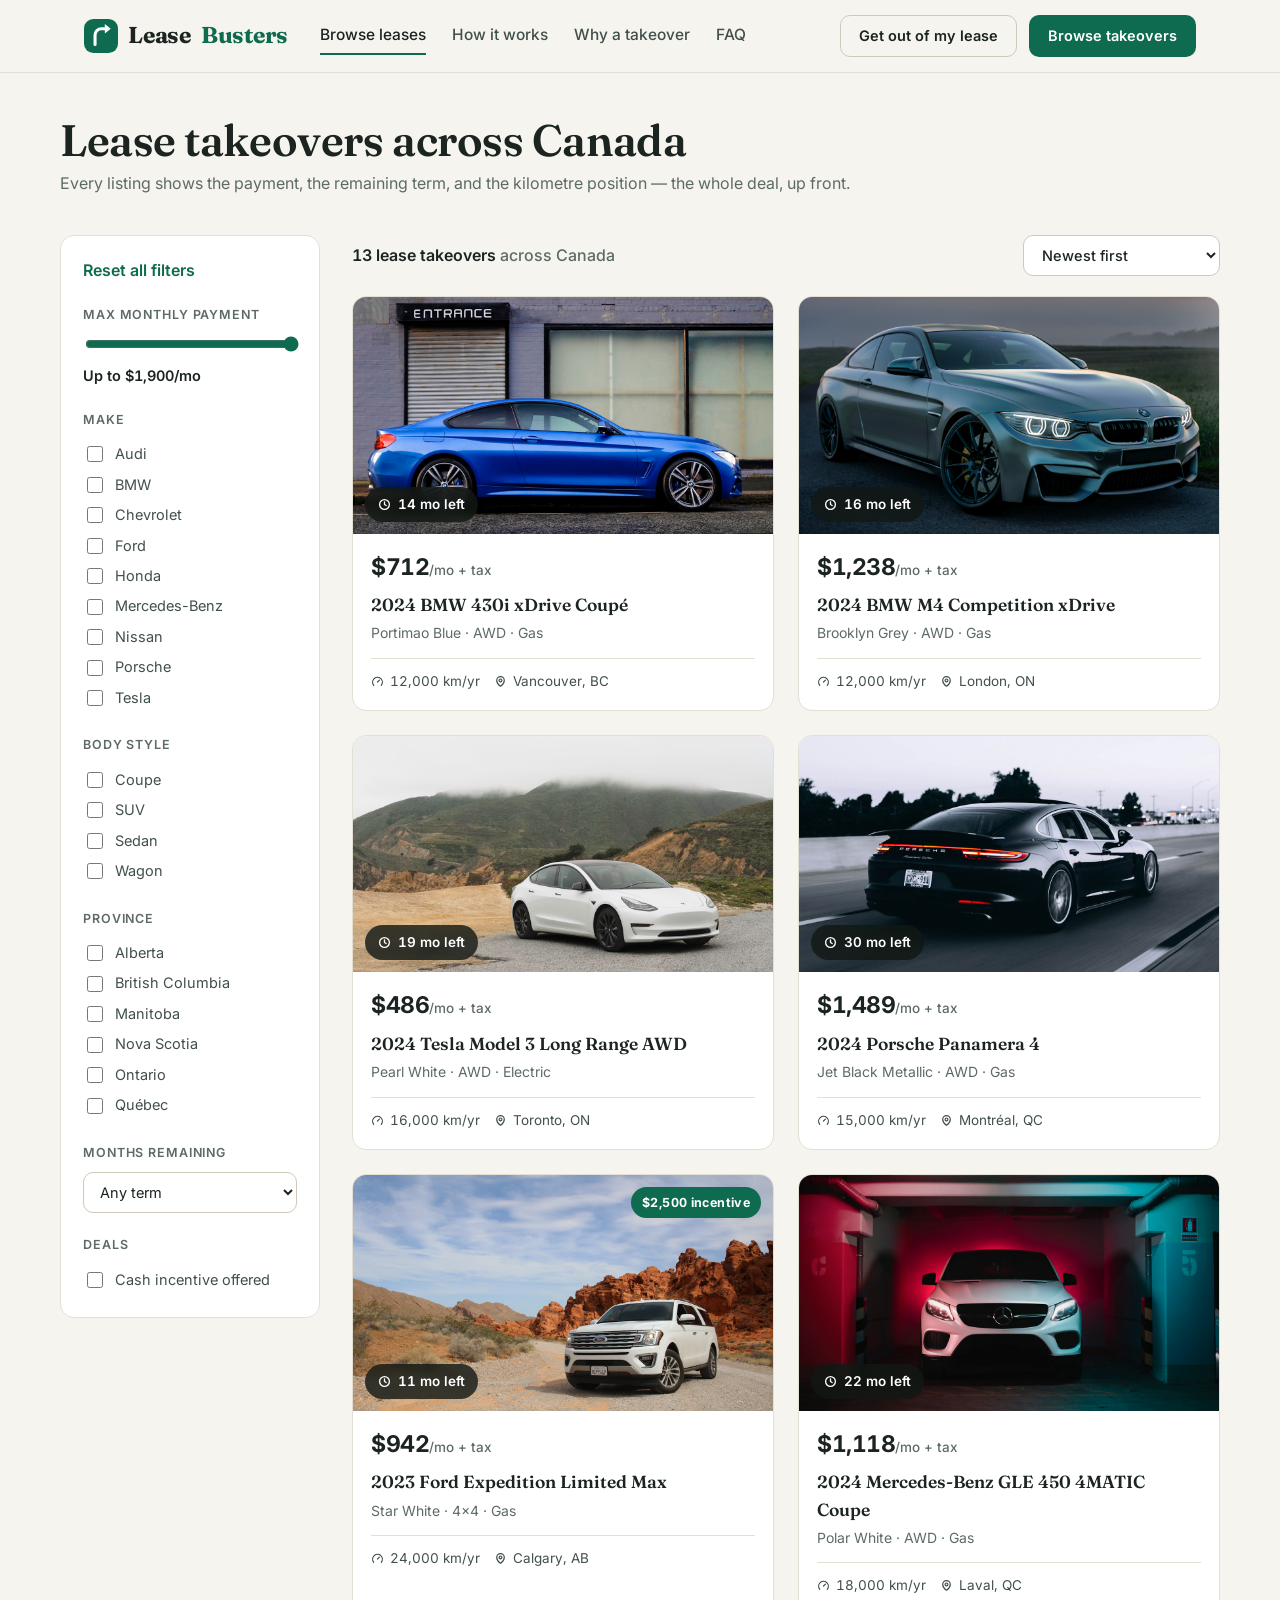
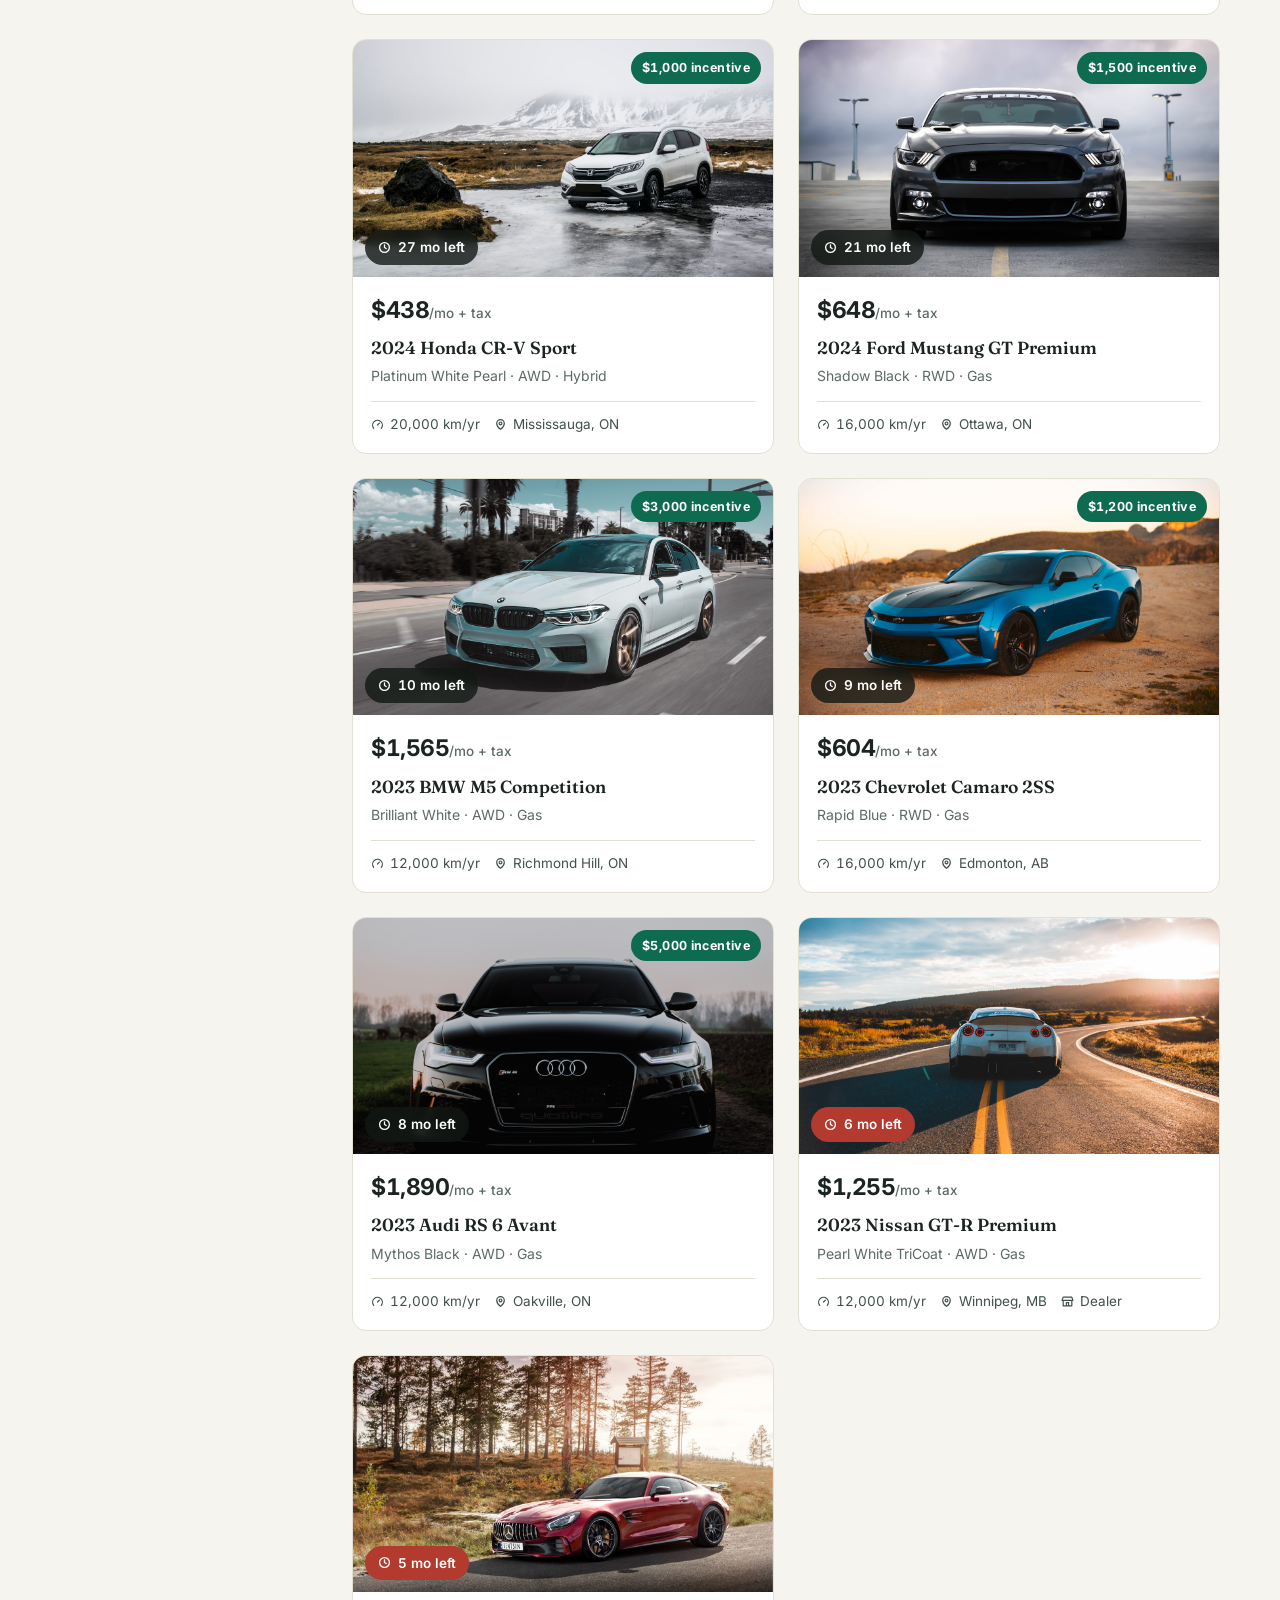
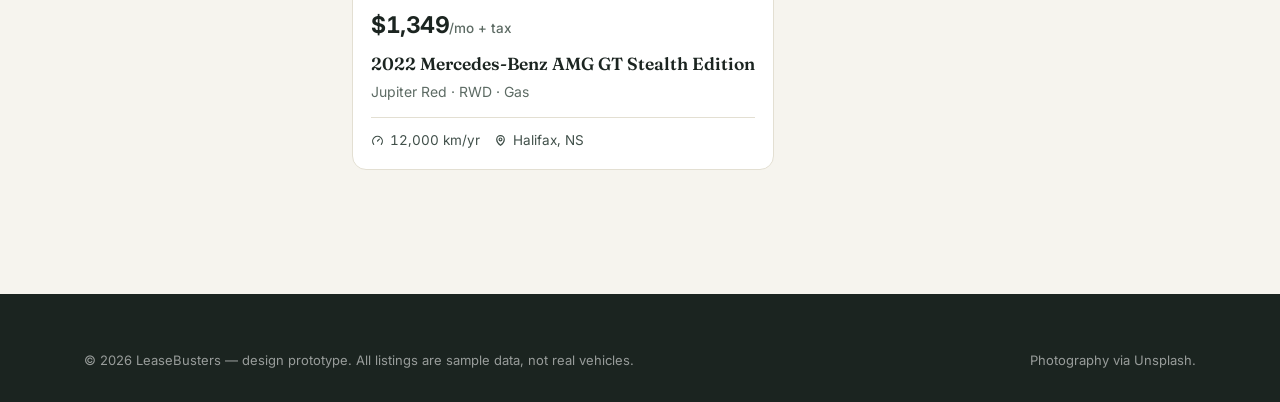
<file: listings.html>
<!DOCTYPE html>
<html lang="en-CA">
<head>
  <meta charset="UTF-8">
  <meta name="viewport" content="width=device-width, initial-scale=1.0">
  <title>Browse Lease Takeovers — LeaseBusters</title>
  <meta name="description" content="Browse car lease takeovers across Canada. Filter by make, payment, remaining term, and province — every listing shows the full lease math.">
  <link rel="icon" href="favicon.svg" type="image/svg+xml">
  <link rel="preconnect" href="https://fonts.googleapis.com">
  <link rel="preconnect" href="https://fonts.gstatic.com" crossorigin>
  <link href="https://fonts.googleapis.com/css2?family=Fraunces:ital,opsz,wght@0,9..144,500;0,9..144,600;0,9..144,700;1,9..144,500;1,9..144,600&family=Inter:wght@400;500;600;700&display=swap" rel="stylesheet">
  <link rel="stylesheet" href="css/style.css?v=5">
</head>
<body>

<header class="nav">
  <div class="wrap nav-inner">
    <a class="logo" href="index.html">
      <svg class="logo-mark" viewBox="0 0 40 40" aria-hidden="true"><rect width="40" height="40" rx="11" fill="#0E6B4F"/><path d="M13 30V19a7.5 7.5 0 0 1 7.5-7.5H25" stroke="#fff" stroke-width="3.6" fill="none" stroke-linecap="round"/><path d="M24.5 6l7 5.5-7 5.5z" fill="#fff"/></svg>
      Lease<em>Busters</em>
    </a>
    <nav class="nav-links">
      <a href="listings.html" class="active">Browse leases</a>
      <a href="how-it-works.html">How it works</a>
      <a href="index.html#why">Why a takeover</a>
      <a href="index.html#faq">FAQ</a>
    </nav>
    <div class="nav-cta">
      <a class="btn btn-ghost btn-sm" href="how-it-works.html#getting-out">Get out of my lease</a>
      <a class="btn btn-primary btn-sm" href="listings.html">Browse takeovers</a>
      <button class="nav-burger" aria-label="Menu">
        <svg width="24" height="24" viewBox="0 0 24 24" stroke="currentColor" stroke-width="2" fill="none" stroke-linecap="round"><path d="M4 7h16M4 12h16M4 17h16"/></svg>
      </button>
    </div>
  </div>
</header>

<div class="wrap page-head">
  <h1>Lease takeovers across Canada</h1>
  <p>Every listing shows the payment, the remaining term, and the kilometre position — the whole deal, up front.</p>
</div>

<div class="wrap browse">
  <aside class="filters">
    <button class="filters-reset" id="filters-reset">Reset all filters</button>
    <div class="filter-group">
      <h4>Max monthly payment</h4>
      <input type="range" id="filter-payment" min="400" max="2000" step="50" value="2000">
      <div class="range-val" id="payment-val"></div>
    </div>
    <div class="filter-group">
      <h4>Make</h4>
      <div id="filter-makes"></div>
    </div>
    <div class="filter-group">
      <h4>Body style</h4>
      <div id="filter-bodies"></div>
    </div>
    <div class="filter-group">
      <h4>Province</h4>
      <div id="filter-provinces"></div>
    </div>
    <div class="filter-group">
      <h4>Months remaining</h4>
      <select id="filter-months">
        <option value="0">Any term</option>
        <option value="6">6+ months</option>
        <option value="12">12+ months</option>
        <option value="18">18+ months</option>
        <option value="24">24+ months</option>
      </select>
    </div>
    <div class="filter-group">
      <h4>Deals</h4>
      <label class="check"><input type="checkbox" id="filter-incentive">Cash incentive offered</label>
    </div>
  </aside>

  <div>
    <button class="btn btn-ghost btn-sm filters-toggle" id="filters-toggle">
      <svg width="16" height="16" viewBox="0 0 24 24" fill="none" stroke="currentColor" stroke-width="2" stroke-linecap="round"><path d="M4 6h16M7 12h10M10 18h4"/></svg>
      Filters
    </button>
    <div class="browse-toolbar">
      <div class="browse-count" id="results-count"></div>
      <select id="sort" aria-label="Sort listings">
        <option value="newest">Newest first</option>
        <option value="payment-asc">Payment: low to high</option>
        <option value="payment-desc">Payment: high to low</option>
        <option value="months-asc">Shortest term left</option>
        <option value="months-desc">Longest term left</option>
      </select>
    </div>
    <div class="grid" id="results-grid"></div>
  </div>
</div>

<footer>
  <div class="wrap">
    <div class="footer-note" style="border-top:none;padding-top:0">
      <span>© <span id="year"></span> LeaseBusters — design prototype. All listings are sample data, not real vehicles.</span>
      <span>Photography via Unsplash.</span>
    </div>
  </div>
</footer>

<script src="js/data.js?v=5"></script>
<script src="js/app.js?v=5"></script>
</body>
</html>
</file>
<file: css/style.css>
/* ============================================================
   LeaseBusters — "The Open Ledger"
   The deal math is the design: paper, ink, hairline rules,
   tabular numerals. Green is money and action; red is urgency.
   Type: Fraunces (display serif) / Inter (text + data)
   ============================================================ */

:root {
  --paper: #f6f4ee;
  --surface: #ffffff;
  --ink: #1b2420;
  --ink-soft: #41504a;
  --muted: #5d6b64;
  --line: #e3dfd2;
  --line-strong: #cfc9b8;

  --green: #0e6b4f;
  --green-deep: #0a523c;
  --green-tint: #e8f2ec;

  --red: #b23a2e;
  --red-tint: #f8ece9;

  --ochre: #8a6d1f;
  --ochre-tint: #f5efdc;

  --scrim: rgba(18, 24, 21, 0.8);

  --radius: 14px;
  --radius-sm: 10px;

  --shadow-lift: 0 2px 4px rgba(27, 36, 32, 0.05), 0 18px 30px -18px rgba(27, 36, 32, 0.28);

  --ease-out: cubic-bezier(0.16, 1, 0.3, 1);

  --font-display: "Fraunces", "Iowan Old Style", Georgia, serif;
  --font-text: "Inter", -apple-system, "Segoe UI", sans-serif;

  --wrap: 1160px;
}

*, *::before, *::after { box-sizing: border-box; }

html {
  scroll-behavior: smooth;
  scrollbar-color: var(--line-strong) transparent;
}

body {
  margin: 0;
  background: var(--paper);
  color: var(--ink);
  font-family: var(--font-text);
  font-size: 16px;
  line-height: 1.55;
  -webkit-font-smoothing: antialiased;
  caret-color: var(--green);
}

::selection { background: var(--green); color: #fff; }

:focus-visible {
  outline: 2px solid var(--green);
  outline-offset: 2px;
  border-radius: 2px;
}

img { max-width: 100%; display: block; }

a { color: inherit; }

h1, h2, h3 {
  font-family: var(--font-display);
  font-weight: 600;
  line-height: 1.08;
  margin: 0 0 0.5em;
  letter-spacing: -0.01em;
  text-wrap: balance;
}

h4 { margin: 0 0 0.5em; }

/* Numbers are data: every price, term, and odometer reads in
   tabular figures so columns of the ledger actually align. */
.num, .card-price, .summary-price, .summary-row b, .math-row b,
.math-total b, .fact b, .pill, .browse-count { font-variant-numeric: tabular-nums; }

.wrap {
  max-width: var(--wrap);
  margin: 0 auto;
  padding: 0 24px;
}

/* ---------------- Buttons ---------------- */

.btn {
  display: inline-flex;
  align-items: center;
  justify-content: center;
  gap: 8px;
  font-family: var(--font-text);
  font-weight: 600;
  font-size: 15.5px;
  padding: 13px 24px;
  border-radius: var(--radius-sm);
  border: 1.5px solid transparent;
  cursor: pointer;
  text-decoration: none;
  transition: transform 0.12s var(--ease-out), background 0.15s ease, border-color 0.15s ease, color 0.15s ease;
  white-space: nowrap;
}

.btn:active { transform: translateY(1px); }

.btn-primary { background: var(--green); color: #fff; }
.btn-primary:hover { background: var(--green-deep); }

.btn-ghost {
  background: transparent;
  color: var(--ink);
  border-color: var(--line-strong);
}
.btn-ghost:hover { border-color: var(--ink); }

.btn-dark { background: var(--ink); color: #fff; }
.btn-dark:hover { background: #2b3833; }

.btn-lg { padding: 16px 30px; font-size: 16.5px; }
.btn-sm { padding: 9px 18px; font-size: 14.5px; }

/* ---------------- Nav ---------------- */

.nav {
  position: sticky;
  top: 0;
  z-index: 50;
  background: rgba(246, 244, 238, 0.94);
  backdrop-filter: blur(10px);
  border-bottom: 1px solid var(--line);
}

.nav-inner {
  display: flex;
  align-items: center;
  gap: 32px;
  height: 72px;
}

.logo {
  display: flex;
  align-items: center;
  gap: 10px;
  text-decoration: none;
  font-family: var(--font-display);
  font-weight: 700;
  font-size: 23px;
  letter-spacing: -0.01em;
}

.logo-mark { width: 34px; height: 34px; flex: none; }

.logo em { font-style: normal; color: var(--green); }

.nav-links { display: flex; gap: 26px; margin-right: auto; }

.nav-links a {
  text-decoration: none;
  font-weight: 500;
  font-size: 15.5px;
  color: var(--ink-soft);
  padding: 6px 0;
  border-bottom: 2px solid transparent;
}

.nav-links a:hover, .nav-links a.active {
  color: var(--ink);
  border-bottom-color: var(--green);
}

.nav-cta { display: flex; gap: 12px; align-items: center; }

.nav-burger {
  display: none;
  background: none;
  border: none;
  padding: 8px;
  cursor: pointer;
  color: var(--ink);
}

/* ---------------- Hero ---------------- */

.hero { padding: 64px 0 48px; overflow: hidden; }

.hero-grid {
  display: grid;
  grid-template-columns: minmax(0, 1.05fr) minmax(0, 0.95fr);
  gap: 56px;
  align-items: center;
}

.hero h1 {
  font-size: clamp(40px, 5.2vw, 60px);
  margin-bottom: 20px;
}

.hero h1 em { font-style: italic; color: var(--green); }

.hero-sub {
  font-size: 18px;
  color: var(--ink-soft);
  max-width: 48ch;
  margin: 0 0 30px;
}

.hero-actions { display: flex; gap: 14px; flex-wrap: wrap; margin-bottom: 40px; }

/* Heritage line: one sentence between hairlines, not a stat block */
.hero-proof {
  border-top: 1px solid var(--line-strong);
  border-bottom: 1px solid var(--line-strong);
  padding: 14px 2px;
  font-size: 15px;
  color: var(--muted);
  max-width: 52ch;
}

.hero-proof b {
  color: var(--ink);
  font-weight: 600;
  font-variant-numeric: tabular-nums;
}

/* The hero lease: one real deal on the desk, math showing.
   One authored entrance; the desk card keeps its shadow. */
.hero-visual { display: flex; justify-content: center; }

.hero-deal {
  display: block;
  width: min(460px, 100%);
  background: var(--surface);
  border: 1px solid var(--line);
  border-radius: var(--radius);
  overflow: hidden;
  text-decoration: none;
  color: var(--ink);
  box-shadow: var(--shadow-lift);
  animation: settle 0.9s var(--ease-out) backwards;
  transition: transform 0.16s var(--ease-out);
}

.hero-deal:hover, .hero-deal:focus-visible {
  transform: translateY(-3px);
}

.hero-deal-strip {
  display: flex;
  justify-content: space-between;
  align-items: baseline;
  gap: 16px;
  background: var(--green);
  color: #fff;
  padding: 10px 18px;
  font-weight: 700;
  font-size: 13.5px;
  letter-spacing: 0.05em;
  text-transform: uppercase;
}

.hero-deal-strip .num { font-size: 14.5px; }

.hero-deal-photo { position: relative; aspect-ratio: 16 / 9; background: #e6e3da; }
.hero-deal-photo img { width: 100%; height: 100%; object-fit: cover; }

.hero-deal-body { padding: 18px 20px 20px; }

.hero-deal-title {
  font-family: var(--font-display);
  font-weight: 600;
  font-size: 22px;
  margin: 0;
}

.hero-deal-sub { font-size: 14px; color: var(--muted); }

.hero-deal-math { margin-top: 14px; border-top: 1px solid var(--line); }

.hero-deal-row {
  display: flex;
  justify-content: space-between;
  gap: 16px;
  padding: 9px 0;
  font-size: 14.5px;
  border-bottom: 1px dashed var(--line-strong);
  color: var(--ink-soft);
  font-variant-numeric: tabular-nums;
}

.hero-deal-row b { font-weight: 600; color: var(--ink); }

.hero-deal-total {
  display: flex;
  justify-content: space-between;
  align-items: baseline;
  padding-top: 12px;
  color: var(--green);
  font-weight: 600;
  font-size: 15px;
  font-variant-numeric: tabular-nums;
}

.hero-deal-total b { font-size: 24px; font-weight: 700; letter-spacing: -0.02em; }

@keyframes settle {
  from { transform: translateY(22px); opacity: 0; }
  to { transform: translateY(0); opacity: 1; }
}

@media (prefers-reduced-motion: reduce) {
  .hero-deal { animation: none; }
  html { scroll-behavior: auto; }
}

/* ---------------- Listing cards ---------------- */
/* Flat at rest; elevation is a response to intent (hover/focus). */

.card {
  background: var(--surface);
  border: 1px solid var(--line);
  border-radius: var(--radius);
  overflow: hidden;
  text-decoration: none;
  display: flex;
  flex-direction: column;
  transition: transform 0.16s var(--ease-out), box-shadow 0.16s var(--ease-out), border-color 0.16s ease;
}

a.card:hover, a.card:focus-visible {
  transform: translateY(-3px);
  box-shadow: var(--shadow-lift);
  border-color: var(--line-strong);
}

.card-photo {
  position: relative;
  aspect-ratio: 16 / 9;
  background: #e6e3da;
}

.card-photo img { width: 100%; height: 100%; object-fit: cover; }

.pill {
  position: absolute;
  left: 12px;
  bottom: 12px;
  display: inline-flex;
  align-items: center;
  gap: 7px;
  background: var(--scrim);
  color: #fff;
  font-weight: 600;
  font-size: 13.5px;
  padding: 7px 13px;
  border-radius: 999px;
  backdrop-filter: blur(4px);
}

.pill-urgent { background: var(--red); }

.pill svg { flex: none; }

.flag-incentive {
  position: absolute;
  right: 12px;
  top: 12px;
  background: var(--green);
  color: #fff;
  font-weight: 700;
  font-size: 12.5px;
  letter-spacing: 0.03em;
  padding: 6px 11px;
  border-radius: 999px;
  font-variant-numeric: tabular-nums;
}

.card-body { padding: 16px 18px 18px; display: flex; flex-direction: column; gap: 4px; flex: 1; }

.card-price {
  font-weight: 700;
  font-size: 23px;
  letter-spacing: -0.02em;
}

.card-price small {
  font-weight: 500;
  font-size: 13.5px;
  color: var(--muted);
  letter-spacing: 0;
}

.card-title {
  font-family: var(--font-display);
  font-weight: 600;
  font-size: 17.5px;
  color: var(--ink);
  margin: 2px 0 0;
}

.card-sub { font-size: 14px; color: var(--muted); }

.card-meta {
  display: flex;
  gap: 14px;
  margin-top: 10px;
  padding-top: 12px;
  border-top: 1px solid var(--line);
  font-size: 13.5px;
  color: var(--ink-soft);
  flex-wrap: wrap;
  font-variant-numeric: tabular-nums;
}

.card-meta span { display: inline-flex; align-items: center; gap: 6px; }

.grid {
  display: grid;
  grid-template-columns: repeat(auto-fill, minmax(290px, 1fr));
  gap: 24px;
}

/* ---------------- Sections ---------------- */

.section { padding: 60px 0; }

.section-head {
  display: flex;
  align-items: flex-end;
  justify-content: space-between;
  gap: 20px;
  margin-bottom: 28px;
}

.section-head h2 { font-size: clamp(27px, 3.2vw, 36px); margin: 0; }

.section-head p { margin: 6px 0 0; color: var(--muted); }

.link-arrow {
  font-weight: 600;
  text-decoration: none;
  color: var(--green);
  white-space: nowrap;
}
.link-arrow:hover { color: var(--green-deep); text-decoration: underline; text-underline-offset: 4px; }

/* Ledger entries: hairline rows, claim + prose. No cards, no icons. */
.ledger { border-top: 1px solid var(--line-strong); }

.ledger-row {
  display: grid;
  grid-template-columns: 300px 1fr;
  gap: 12px 48px;
  padding: 26px 2px;
  border-bottom: 1px solid var(--line-strong);
}

.ledger-row h3 {
  font-size: 23px;
  margin: 0;
}

.ledger-row h3 em { font-style: italic; color: var(--green); }

.ledger-row p { margin: 0; color: var(--ink-soft); font-size: 16px; max-width: 62ch; }

/* Fee ledger: the pricing table as ledger entries.
   Free tiers print in green — free is a deal, and money is green. */
.fee-row {
  display: grid;
  grid-template-columns: 300px 1fr auto;
  gap: 8px 48px;
  padding: 24px 2px;
  border-bottom: 1px solid var(--line-strong);
  align-items: baseline;
}

.fee-row h3 { font-size: 21px; margin: 0; }

.fee-row p { margin: 0; color: var(--ink-soft); font-size: 15px; max-width: 56ch; }

.fee {
  justify-self: end;
  font-weight: 700;
  font-size: 24px;
  letter-spacing: -0.02em;
  font-variant-numeric: tabular-nums;
}

.fee small { font-weight: 500; font-size: 13.5px; color: var(--muted); letter-spacing: 0; }

.fee.free { color: var(--green); }

/* How it works — two journeys */
.journeys {
  display: grid;
  grid-template-columns: 1fr 1fr;
  gap: 24px;
}

.journey {
  background: var(--surface);
  border: 1px solid var(--line);
  border-radius: var(--radius);
  padding: 30px;
}

.journey.dark {
  background: var(--ink);
  color: #fff;
  border-color: var(--ink);
}

.journey h3 { font-size: 24px; }

.journey .steps { margin: 22px 0 26px; display: grid; gap: 18px; padding: 0; list-style: none; }

.step { display: flex; gap: 14px; align-items: flex-start; }

.step-num {
  flex: none;
  width: 30px;
  height: 30px;
  border-radius: 999px;
  background: var(--green-tint);
  color: var(--green);
  font-weight: 700;
  font-size: 14.5px;
  display: flex;
  align-items: center;
  justify-content: center;
  margin-top: 2px;
  font-variant-numeric: tabular-nums;
}

.journey.dark .step-num { background: rgba(255, 255, 255, 0.14); color: #fff; }

.step b { display: block; font-weight: 600; font-size: 16px; }
.step p { margin: 3px 0 0; font-size: 14.5px; color: var(--muted); }
.journey.dark .step p { color: rgba(255, 255, 255, 0.74); }

/* Deal math */
.math-band {
  background: var(--surface);
  border: 1px solid var(--line);
  border-radius: var(--radius);
  display: grid;
  grid-template-columns: 1.1fr 0.9fr;
  overflow: hidden;
}

.math-copy { padding: 40px; }
.math-copy h2 { font-size: clamp(25px, 3vw, 32px); }
.math-copy p { color: var(--ink-soft); }

.math-card {
  background: var(--green-tint);
  padding: 40px;
  display: flex;
  flex-direction: column;
  justify-content: center;
  gap: 14px;
}

.math-row {
  display: flex;
  justify-content: space-between;
  gap: 16px;
  font-size: 15.5px;
  padding-bottom: 12px;
  border-bottom: 1px dashed rgba(14, 107, 79, 0.35);
}

.math-row b { font-weight: 600; }

.math-total {
  display: flex;
  justify-content: space-between;
  align-items: baseline;
  font-weight: 600;
  color: var(--green);
  font-size: 18px;
}

.math-total b {
  font-size: 30px;
  letter-spacing: -0.02em;
  font-weight: 700;
}

/* Testimonials: ledger rows, not card boxes */
.quotes { border-top: 1px solid var(--line-strong); }

.quote {
  display: grid;
  grid-template-columns: 1fr 220px;
  gap: 12px 48px;
  padding: 30px 2px;
  border-bottom: 1px solid var(--line-strong);
  align-items: baseline;
}

.quote p {
  margin: 0;
  font-family: var(--font-display);
  font-style: italic;
  font-weight: 500;
  font-size: 21px;
  line-height: 1.35;
  color: var(--ink);
  max-width: 34ch;
}

.quote-who { font-size: 14px; color: var(--muted); }
.quote-who b { display: block; color: var(--ink); font-weight: 600; font-style: normal; }

/* CTA band */
.cta-band {
  background: var(--ink);
  border-radius: var(--radius);
  color: #fff;
  padding: 56px 48px;
  display: flex;
  align-items: center;
  justify-content: space-between;
  gap: 32px;
  flex-wrap: wrap;
}

.cta-band h2 { font-size: clamp(27px, 3.4vw, 38px); margin: 0 0 6px; }
.cta-band p { margin: 0; color: rgba(255, 255, 255, 0.76); }

/* FAQ */
.faq { max-width: 760px; margin: 0 auto; }

details {
  background: var(--surface);
  border: 1px solid var(--line);
  border-radius: var(--radius-sm);
  padding: 0 22px;
  margin-bottom: 12px;
}

details summary {
  cursor: pointer;
  font-weight: 600;
  font-size: 16.5px;
  padding: 18px 0;
  list-style: none;
  display: flex;
  justify-content: space-between;
  align-items: center;
  gap: 16px;
}

details summary::-webkit-details-marker { display: none; }

details summary::after {
  content: "+";
  font-size: 22px;
  color: var(--green);
  transition: transform 0.15s var(--ease-out);
  flex: none;
}

details[open] summary::after { transform: rotate(45deg); }

details p { margin: 0 0 18px; color: var(--ink-soft); font-size: 15.5px; }

/* ---------------- Footer ---------------- */

footer {
  background: var(--ink);
  color: rgba(255, 255, 255, 0.76);
  margin-top: 60px;
  padding: 56px 0 32px;
  font-size: 14.5px;
}

.footer-grid {
  display: grid;
  grid-template-columns: 1.4fr 1fr 1fr 1fr;
  gap: 40px;
  margin-bottom: 40px;
}

.footer-grid .logo { color: #fff; margin-bottom: 12px; }

.footer-grid h4 {
  color: #fff;
  font-size: 13.5px;
  text-transform: uppercase;
  letter-spacing: 0.08em;
  margin-bottom: 14px;
  font-weight: 600;
}

.footer-grid ul { list-style: none; padding: 0; margin: 0; display: grid; gap: 9px; }
.footer-grid a { color: rgba(255, 255, 255, 0.76); text-decoration: none; }
.footer-grid a:hover { color: #fff; text-decoration: underline; text-underline-offset: 4px; }

.footer-note {
  border-top: 1px solid rgba(255, 255, 255, 0.14);
  padding-top: 24px;
  font-size: 13px;
  color: rgba(255, 255, 255, 0.55);
  display: flex;
  justify-content: space-between;
  gap: 16px;
  flex-wrap: wrap;
}

/* ---------------- Browse page ---------------- */

.page-head { padding: 44px 0 8px; }
.page-head h1 { font-size: clamp(32px, 4vw, 44px); margin-bottom: 6px; }
.page-head p { color: var(--muted); margin: 0; }

.browse {
  display: grid;
  grid-template-columns: 260px minmax(0, 1fr);
  gap: 32px;
  padding: 32px 0 64px;
  align-items: start;
}

.filters {
  background: var(--surface);
  border: 1px solid var(--line);
  border-radius: var(--radius);
  padding: 22px;
  position: sticky;
  top: 92px;
  display: grid;
  gap: 22px;
}

.filter-group h4 {
  font-size: 12.5px;
  text-transform: uppercase;
  letter-spacing: 0.07em;
  color: var(--muted);
  margin-bottom: 10px;
  font-weight: 600;
}

.check {
  display: flex;
  align-items: center;
  gap: 9px;
  font-size: 14.5px;
  padding: 4px 0;
  cursor: pointer;
  color: var(--ink-soft);
}

.check input {
  accent-color: var(--green);
  width: 16px;
  height: 16px;
  cursor: pointer;
}

.filters select, .filters input[type="range"] { width: 100%; }

.filters select {
  padding: 10px 12px;
  border-radius: var(--radius-sm);
  border: 1px solid var(--line-strong);
  background: var(--surface);
  font: inherit;
  font-size: 14.5px;
  color: var(--ink);
}

input[type="range"] { accent-color: var(--green); }

.range-val {
  font-weight: 600;
  font-size: 14.5px;
  margin-top: 6px;
  font-variant-numeric: tabular-nums;
}

.filters-reset {
  background: none;
  border: none;
  color: var(--green);
  font: inherit;
  font-weight: 600;
  cursor: pointer;
  padding: 0;
  text-align: left;
}
.filters-reset:hover { text-decoration: underline; text-underline-offset: 4px; }

.browse-toolbar {
  display: flex;
  justify-content: space-between;
  align-items: center;
  gap: 16px;
  margin-bottom: 20px;
  flex-wrap: wrap;
}

.browse-count { font-weight: 600; }
.browse-count span { color: var(--muted); font-weight: 500; }

.browse-toolbar select {
  padding: 10px 14px;
  border-radius: var(--radius-sm);
  border: 1px solid var(--line-strong);
  background: var(--surface);
  font: inherit;
  font-size: 14.5px;
  font-weight: 500;
  color: var(--ink);
}

.empty {
  background: var(--surface);
  border: 1px dashed var(--line-strong);
  border-radius: var(--radius);
  padding: 60px 30px;
  text-align: center;
  color: var(--muted);
}

.filters-toggle { display: none; }

/* ---------------- Detail page ---------------- */

.crumbs { font-size: 14px; color: var(--muted); padding: 24px 0 0; }
.crumbs a { color: var(--muted); text-decoration: none; }
.crumbs a:hover { color: var(--ink); text-decoration: underline; text-underline-offset: 4px; }

.detail {
  display: grid;
  grid-template-columns: minmax(0, 1fr) 360px;
  gap: 32px;
  padding: 20px 0 64px;
  align-items: start;
}

.detail-title h1 { font-size: clamp(28px, 3.4vw, 40px); margin-bottom: 4px; }
.detail-title p { color: var(--muted); margin: 0 0 18px; font-size: 16px; }

.detail-photo {
  border-radius: var(--radius);
  overflow: hidden;
  position: relative;
  border: 1px solid var(--line);
  aspect-ratio: 16 / 9;
  background: #e6e3da;
}

.detail-photo img { width: 100%; height: 100%; object-fit: cover; }

.badge-row { display: flex; gap: 10px; flex-wrap: wrap; margin: 18px 0 0; }

.badge {
  font-weight: 600;
  font-size: 13.5px;
  padding: 7px 13px;
  border-radius: 999px;
  background: var(--surface);
  border: 1px solid var(--line-strong);
  color: var(--ink-soft);
  font-variant-numeric: tabular-nums;
}

.badge.green { background: var(--green-tint); border-color: transparent; color: var(--green); }
.badge.amber { background: var(--ochre-tint); border-color: transparent; color: var(--ochre); }
.badge.red { background: var(--red-tint); border-color: transparent; color: var(--red); }

.panel {
  background: var(--surface);
  border: 1px solid var(--line);
  border-radius: var(--radius);
  padding: 26px;
  margin-top: 24px;
}

.panel h2 { font-size: 23px; margin-bottom: 16px; }

.facts {
  display: grid;
  grid-template-columns: repeat(3, 1fr);
  border-top: 1px solid var(--line);
}

.fact { padding: 14px 6px 12px; border-bottom: 1px solid var(--line); }

.fact span {
  display: block;
  font-size: 12px;
  text-transform: uppercase;
  letter-spacing: 0.06em;
  color: var(--muted);
  font-weight: 500;
}

.fact b { font-weight: 600; font-size: 16px; }

.panel ul.ticks { list-style: none; margin: 0; padding: 0; display: grid; gap: 10px; }

.panel ul.ticks li {
  padding-left: 28px;
  position: relative;
  color: var(--ink-soft);
  font-size: 15.5px;
}

.panel ul.ticks li::before {
  content: "";
  position: absolute;
  left: 0;
  top: 3px;
  width: 14px;
  height: 14px;
  background: no-repeat center / contain
    url('data:image/svg+xml;utf8,<svg xmlns="http://www.w3.org/2000/svg" viewBox="0 0 24 24" fill="none" stroke="%230e6b4f" stroke-width="3" stroke-linecap="round" stroke-linejoin="round"><path d="M4 13l5 5L20 7"/></svg>');
}

/* Sticky summary sidebar */
.summary {
  position: sticky;
  top: 92px;
  background: var(--surface);
  border: 1px solid var(--line);
  border-radius: var(--radius);
  padding: 26px;
}

.summary-price {
  font-weight: 700;
  font-size: 36px;
  letter-spacing: -0.03em;
}

.summary-price small { font-size: 16px; font-weight: 500; color: var(--muted); }

.summary-sub { color: var(--muted); font-size: 14.5px; margin-bottom: 18px; }

.summary-rows { display: grid; margin-bottom: 20px; }

.summary-row {
  display: flex;
  justify-content: space-between;
  gap: 16px;
  font-size: 14.5px;
  padding: 10px 0;
  border-bottom: 1px solid var(--line);
}

.summary-row b { font-weight: 600; }

.summary-row.highlight { color: var(--green); font-weight: 600; }

.summary .btn { width: 100%; margin-top: 6px; }

.summary-note { font-size: 12.5px; color: var(--muted); text-align: center; margin: 12px 0 0; }

/* ---------------- Page hero (secondary pages) ---------------- */

.page-hero {
  background: var(--ink);
  color: #fff;
  padding: 72px 0;
  text-align: center;
}

.page-hero h1 { font-size: clamp(34px, 4.6vw, 52px); }
.page-hero p {
  max-width: 60ch;
  margin: 0 auto;
  color: rgba(255, 255, 255, 0.78);
  font-size: 17.5px;
}

/* ---------------- Responsive ---------------- */

@media (max-width: 1000px) {
  .hero-grid { grid-template-columns: 1fr; gap: 40px; }
  .hero-visual { justify-content: flex-start; }
  .journeys { grid-template-columns: 1fr; }
  .math-band { grid-template-columns: 1fr; }
  .ledger-row { grid-template-columns: 1fr; gap: 8px; }
  .fee-row { grid-template-columns: 1fr auto; gap: 8px 24px; }
  .fee-row p { grid-column: 1 / -1; }
  .fee { grid-row: 1; grid-column: 2; }
  .quote { grid-template-columns: 1fr; gap: 10px; }
  .detail { grid-template-columns: 1fr; }
  .summary { position: static; }
  .footer-grid { grid-template-columns: 1fr 1fr; }
}

@media (max-width: 860px) {
  .nav-links, .nav-cta .btn-ghost { display: none; }
  .nav-burger { display: block; }

  .nav-open .nav-links {
    display: flex;
    position: absolute;
    top: 72px;
    left: 0;
    right: 0;
    flex-direction: column;
    background: var(--surface);
    border-bottom: 1px solid var(--line);
    padding: 18px 24px 24px;
    gap: 16px;
  }

  .browse { grid-template-columns: 1fr; }

  .filters { position: static; display: none; }
  .browse.filters-open .filters { display: grid; }

  .filters-toggle { display: inline-flex; margin-bottom: 4px; }

  .hero { padding-top: 44px; }
  .facts { grid-template-columns: 1fr 1fr; }
  .cta-band { padding: 40px 28px; }
}
</file>
